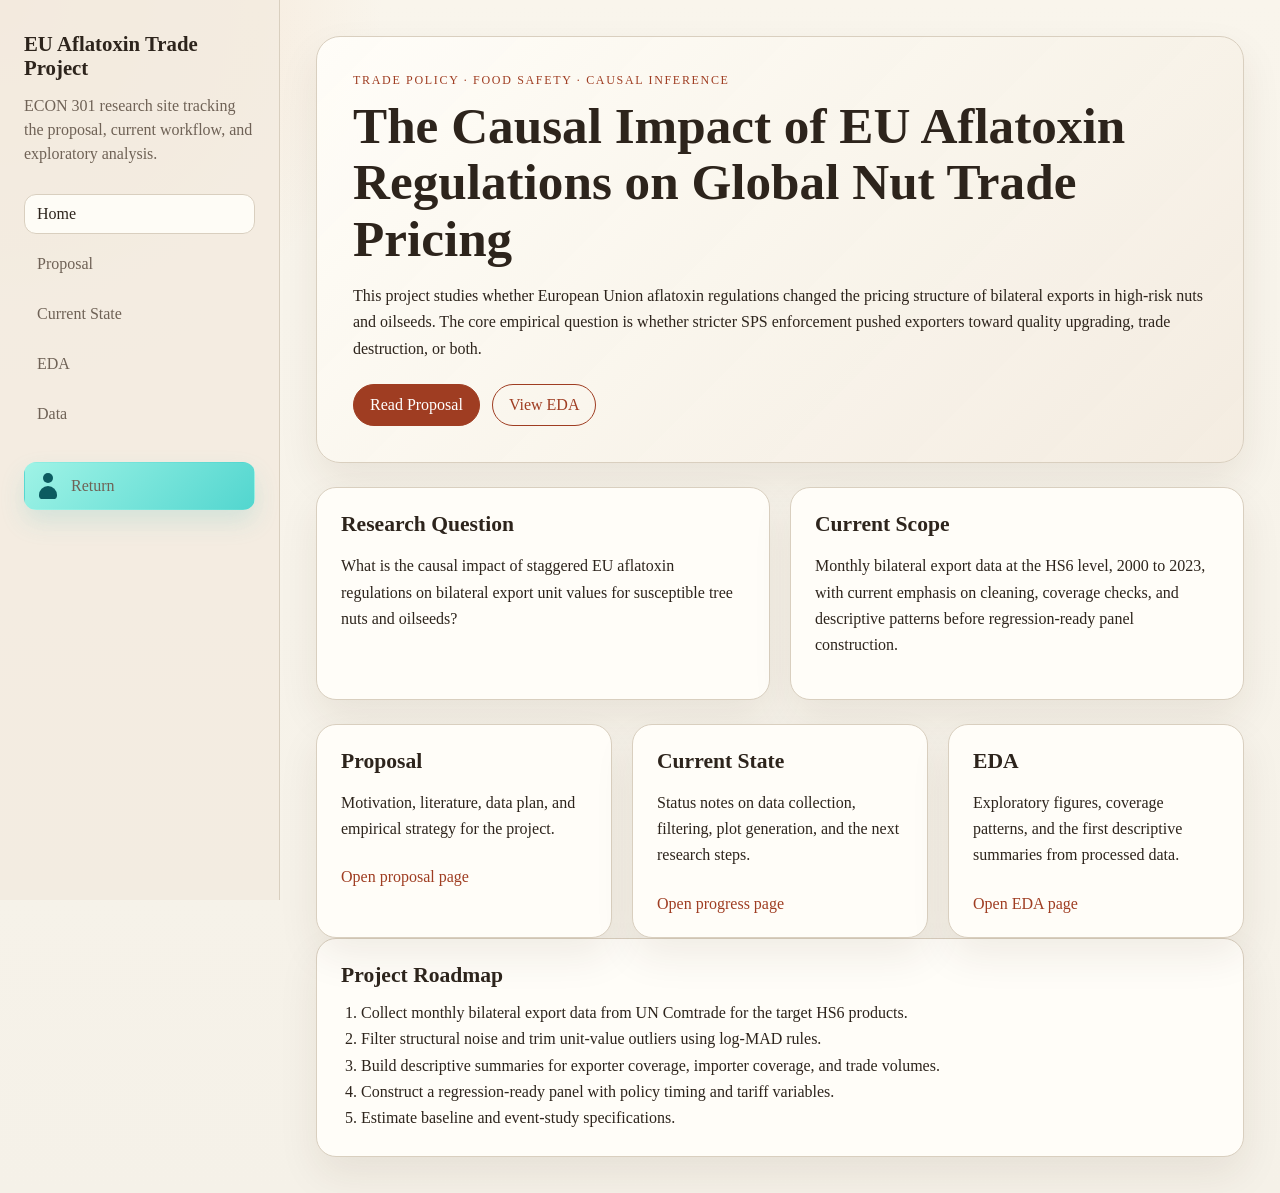
<file: index.html>
<!DOCTYPE html>
<html lang="en">
<head>
  <meta charset="utf-8">
  <meta name="viewport" content="width=device-width, initial-scale=1">
  <title>EU Aflatoxin Trade Project</title>
  <link rel="stylesheet" href="assets/css/styles.css">
</head>
<body>
  <div class="site-shell">
    <aside class="site-sidebar">
      <a class="site-mark" href="index.html">EU Aflatoxin Trade Project</a>
      <p class="site-note">ECON 301 research site tracking the proposal, current workflow, and exploratory analysis.</p>
      <nav class="site-nav">
        <a class="active" href="index.html">Home</a>
        <a href="proposal.html">Proposal</a>
        <a href="current-state.html">Current State</a>
        <a href="eda.html">EDA</a>
        <a href="data.html">Data</a>      
        <a class="return-button" href="https://www.efdalyilmaz.com" target="_blank" rel="noreferrer">
          <span class="return-icon" aria-hidden="true">
            <span class="return-head"></span>
            <span class="return-body"></span>
          </span>
          <span>Return</span>
        </a>
      </nav>
    </aside>

    <main class="site-main">
      <section class="hero">
        <p class="eyebrow">Trade Policy · Food Safety · Causal Inference</p>
        <h1>The Causal Impact of EU Aflatoxin Regulations on Global Nut Trade Pricing</h1>
        <p class="hero-copy">
          This project studies whether European Union aflatoxin regulations changed the pricing structure
          of bilateral exports in high-risk nuts and oilseeds. The core empirical question is whether stricter
          SPS enforcement pushed exporters toward quality upgrading, trade destruction, or both.
        </p>
        <div class="button-row">
          <a class="button" href="proposal.html">Read Proposal</a>
          <a class="button button-secondary" href="eda.html">View EDA</a>
        </div>
      </section>

      <section class="grid two-up">
        <article class="card">
          <h2>Research Question</h2>
          <p>
            What is the causal impact of staggered EU aflatoxin regulations on bilateral export unit values
            for susceptible tree nuts and oilseeds?
          </p>
        </article>
        <article class="card">
          <h2>Current Scope</h2>
          <p>
            Monthly bilateral export data at the HS6 level, 2000 to 2023, with current emphasis on cleaning,
            coverage checks, and descriptive patterns before regression-ready panel construction.
          </p>
        </article>
      </section>

      <section class="grid three-up">
        <article class="card">
          <h2>Proposal</h2>
          <p>Motivation, literature, data plan, and empirical strategy for the project.</p>
          <a class="text-link" href="proposal.html">Open proposal page</a>
        </article>
        <article class="card">
          <h2>Current State</h2>
          <p>Status notes on data collection, filtering, plot generation, and the next research steps.</p>
          <a class="text-link" href="current-state.html">Open progress page</a>
        </article>
        <article class="card">
          <h2>EDA</h2>
          <p>Exploratory figures, coverage patterns, and the first descriptive summaries from processed data.</p>
          <a class="text-link" href="eda.html">Open EDA page</a>
        </article>
      </section>

      <section class="card">
        <h2>Project Roadmap</h2>
        <ol class="roadmap">
          <li>Collect monthly bilateral export data from UN Comtrade for the target HS6 products.</li>
          <li>Filter structural noise and trim unit-value outliers using log-MAD rules.</li>
          <li>Build descriptive summaries for exporter coverage, importer coverage, and trade volumes.</li>
          <li>Construct a regression-ready panel with policy timing and tariff variables.</li>
          <li>Estimate baseline and event-study specifications.</li>
        </ol>
      </section>
    </main>
  </div>
</body>
</html>
</file>
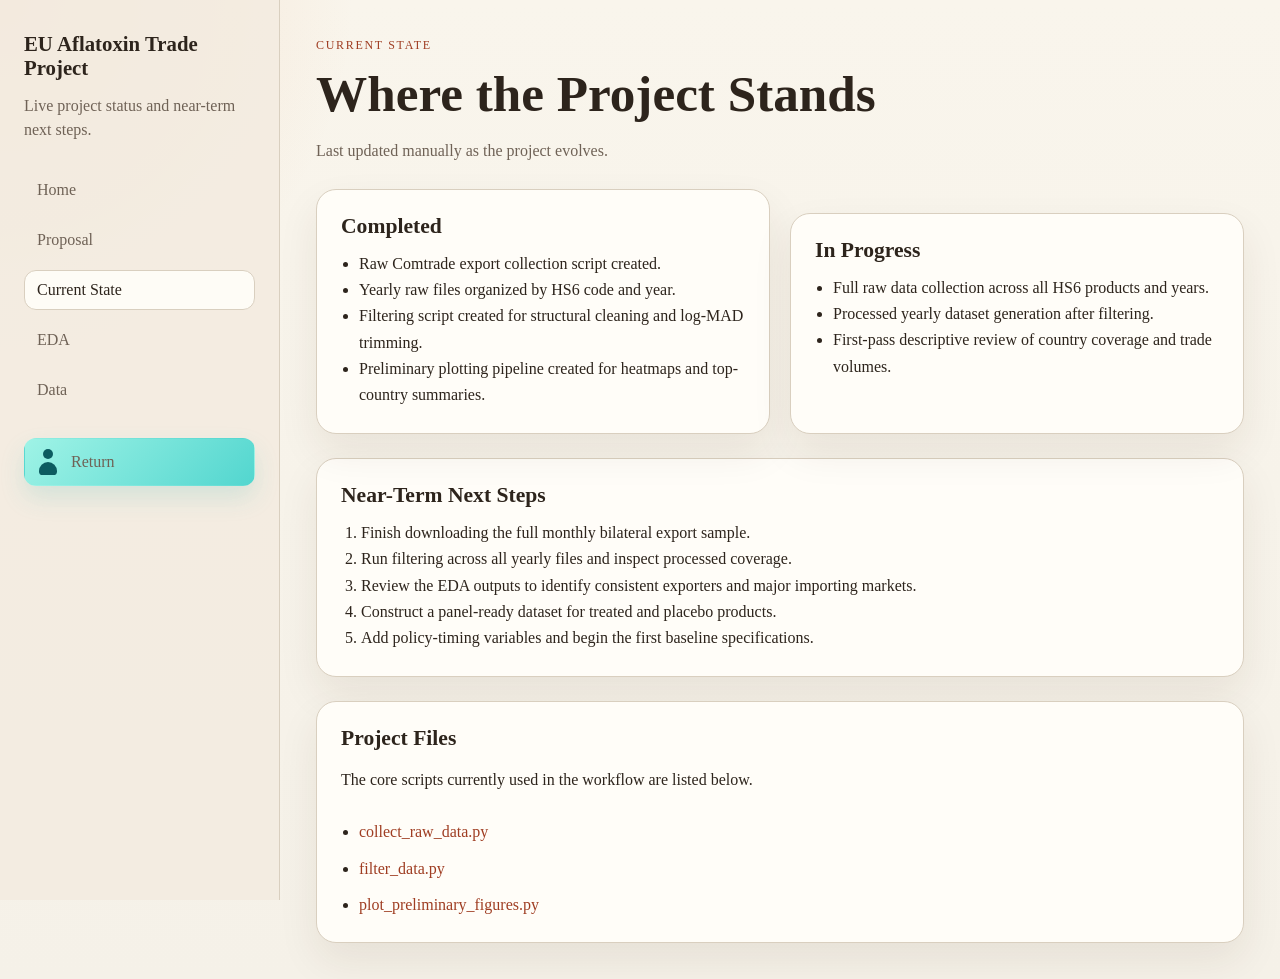
<file: current-state.html>
<!DOCTYPE html>
<html lang="en">
<head>
  <meta charset="utf-8">
  <meta name="viewport" content="width=device-width, initial-scale=1">
  <title>Current State | EU Aflatoxin Trade Project</title>
  <link rel="stylesheet" href="assets/css/styles.css">
</head>
<body>
  <div class="site-shell">
    <aside class="site-sidebar">
      <a class="site-mark" href="index.html">EU Aflatoxin Trade Project</a>
      <p class="site-note">Live project status and near-term next steps.</p>
      <nav class="site-nav">
        <a href="index.html">Home</a>
        <a href="proposal.html">Proposal</a>
        <a class="active" href="current-state.html">Current State</a>
        <a href="eda.html">EDA</a>
        <a href="data.html">Data</a>      
        <a class="return-button" href="https://www.efdalyilmaz.com" target="_blank" rel="noreferrer">
          <span class="return-icon" aria-hidden="true">
            <span class="return-head"></span>
            <span class="return-body"></span>
          </span>
          <span>Return</span>
        </a>
      </nav>
    </aside>

    <main class="site-main prose-page">
      <header class="page-header">
        <p class="eyebrow">Current State</p>
        <h1>Where the Project Stands</h1>
        <p class="timestamp">Last updated manually as the project evolves.</p>
      </header>

      <section class="grid two-up">
        <article class="card status-card">
          <h2>Completed</h2>
          <ul class="flat-list">
            <li>Raw Comtrade export collection script created.</li>
            <li>Yearly raw files organized by HS6 code and year.</li>
            <li>Filtering script created for structural cleaning and log-MAD trimming.</li>
            <li>Preliminary plotting pipeline created for heatmaps and top-country summaries.</li>
          </ul>
        </article>
        <article class="card status-card">
          <h2>In Progress</h2>
          <ul class="flat-list">
            <li>Full raw data collection across all HS6 products and years.</li>
            <li>Processed yearly dataset generation after filtering.</li>
            <li>First-pass descriptive review of country coverage and trade volumes.</li>
          </ul>
        </article>
      </section>

      <section class="card">
        <h2>Near-Term Next Steps</h2>
        <ol class="roadmap">
          <li>Finish downloading the full monthly bilateral export sample.</li>
          <li>Run filtering across all yearly files and inspect processed coverage.</li>
          <li>Review the EDA outputs to identify consistent exporters and major importing markets.</li>
          <li>Construct a panel-ready dataset for treated and placebo products.</li>
          <li>Add policy-timing variables and begin the first baseline specifications.</li>
        </ol>
      </section>

      <section class="card">
        <h2>Project Files</h2>
        <p>The core scripts currently used in the workflow are listed below.</p>
        <ul class="flat-list">
          <li><a class="text-link" href="assets/code/collect_raw_data.py">collect_raw_data.py</a></li>
          <li><a class="text-link" href="assets/code/filter_data.py">filter_data.py</a></li>
          <li><a class="text-link" href="assets/code/plot_preliminary_figures.py">plot_preliminary_figures.py</a></li>
        </ul>
      </section>
    </main>
  </div>
</body>
</html>
</file>
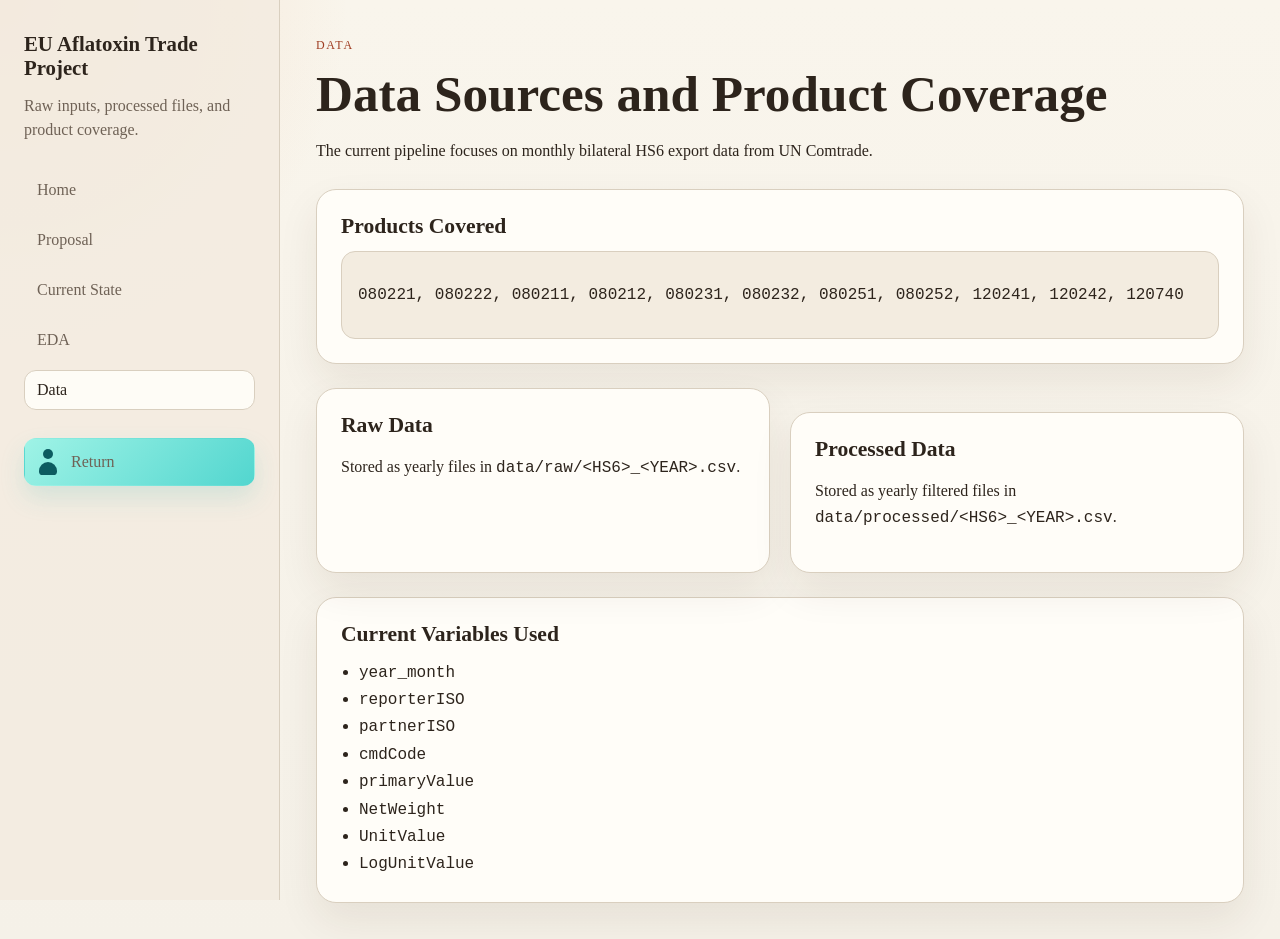
<file: data.html>
<!DOCTYPE html>
<html lang="en">
<head>
  <meta charset="utf-8">
  <meta name="viewport" content="width=device-width, initial-scale=1">
  <title>Data | EU Aflatoxin Trade Project</title>
  <link rel="stylesheet" href="assets/css/styles.css">
</head>
<body>
  <div class="site-shell">
    <aside class="site-sidebar">
      <a class="site-mark" href="index.html">EU Aflatoxin Trade Project</a>
      <p class="site-note">Raw inputs, processed files, and product coverage.</p>
      <nav class="site-nav">
        <a href="index.html">Home</a>
        <a href="proposal.html">Proposal</a>
        <a href="current-state.html">Current State</a>
        <a href="eda.html">EDA</a>
        <a class="active" href="data.html">Data</a>      
        <a class="return-button" href="https://www.efdalyilmaz.com" target="_blank" rel="noreferrer">
          <span class="return-icon" aria-hidden="true">
            <span class="return-head"></span>
            <span class="return-body"></span>
          </span>
          <span>Return</span>
        </a>
      </nav>
    </aside>

    <main class="site-main prose-page">
      <header class="page-header">
        <p class="eyebrow">Data</p>
        <h1>Data Sources and Product Coverage</h1>
        <p>The current pipeline focuses on monthly bilateral HS6 export data from UN Comtrade.</p>
      </header>

      <section class="card">
        <h2>Products Covered</h2>
        <div class="code-block">
          <p>080221, 080222, 080211, 080212, 080231, 080232, 080251, 080252, 120241, 120242, 120740</p>
        </div>
      </section>

      <section class="grid two-up">
        <article class="card">
          <h2>Raw Data</h2>
          <p>Stored as yearly files in <code>data/raw/&lt;HS6&gt;_&lt;YEAR&gt;.csv</code>.</p>
        </article>
        <article class="card">
          <h2>Processed Data</h2>
          <p>Stored as yearly filtered files in <code>data/processed/&lt;HS6&gt;_&lt;YEAR&gt;.csv</code>.</p>
        </article>
      </section>

      <section class="card">
        <h2>Current Variables Used</h2>
        <ul class="flat-list">
          <li><code>year_month</code></li>
          <li><code>reporterISO</code></li>
          <li><code>partnerISO</code></li>
          <li><code>cmdCode</code></li>
          <li><code>primaryValue</code></li>
          <li><code>NetWeight</code></li>
          <li><code>UnitValue</code></li>
          <li><code>LogUnitValue</code></li>
        </ul>
      </section>
    </main>
  </div>
</body>
</html>
</file>
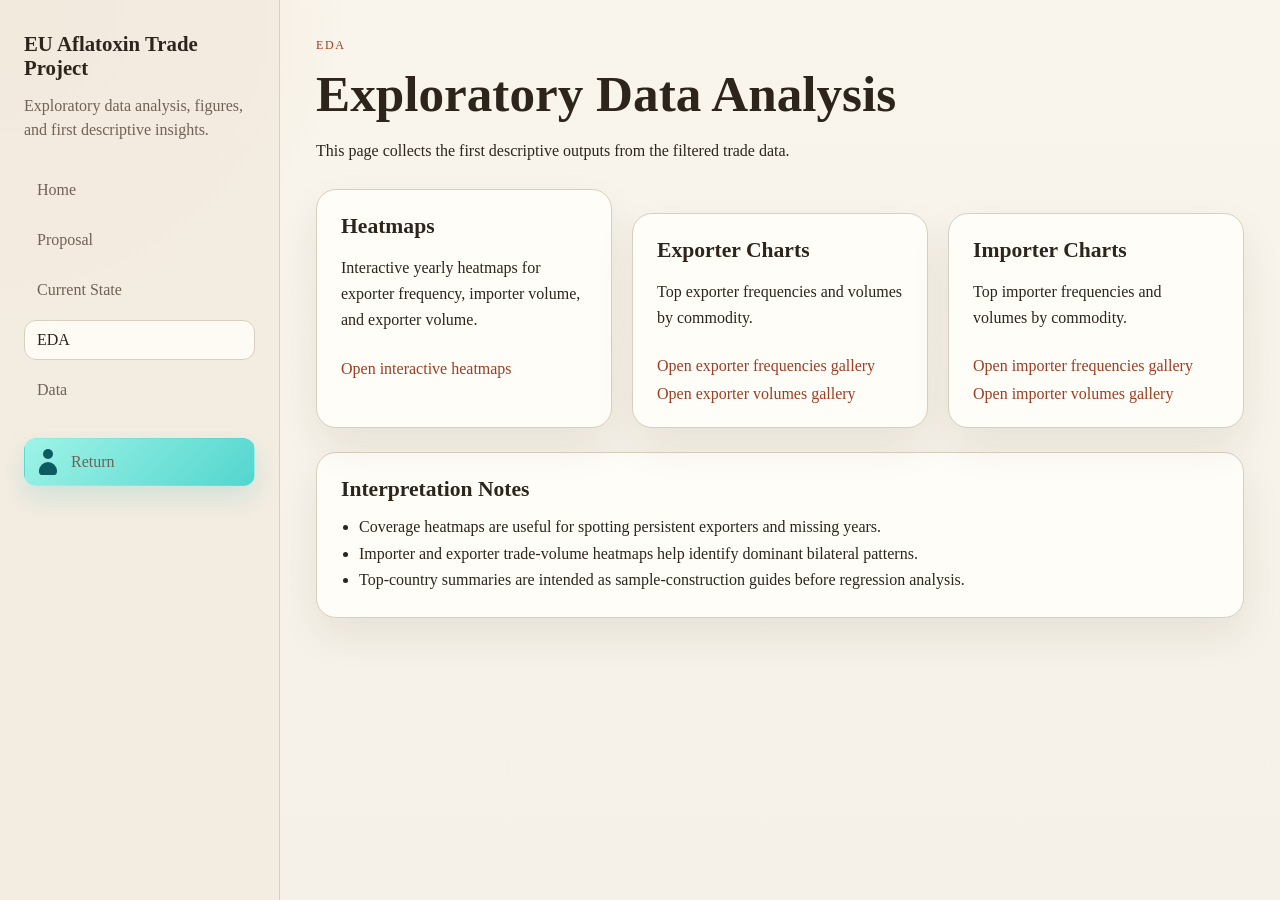
<file: eda.html>
<!DOCTYPE html>
<html lang="en">
<head>
  <meta charset="utf-8">
  <meta name="viewport" content="width=device-width, initial-scale=1">
  <title>EDA | EU Aflatoxin Trade Project</title>
  <link rel="stylesheet" href="assets/css/styles.css">
</head>
<body>
  <div class="site-shell">
    <aside class="site-sidebar">
      <a class="site-mark" href="index.html">EU Aflatoxin Trade Project</a>
      <p class="site-note">Exploratory data analysis, figures, and first descriptive insights.</p>
      <nav class="site-nav">
        <a href="index.html">Home</a>
        <a href="proposal.html">Proposal</a>
        <a href="current-state.html">Current State</a>
        <a class="active" href="eda.html">EDA</a>
        <a href="data.html">Data</a>      
        <a class="return-button" href="https://www.efdalyilmaz.com" target="_blank" rel="noreferrer">
          <span class="return-icon" aria-hidden="true">
            <span class="return-head"></span>
            <span class="return-body"></span>
          </span>
          <span>Return</span>
        </a>
      </nav>
    </aside>

    <main class="site-main prose-page">
      <header class="page-header">
        <p class="eyebrow">EDA</p>
        <h1>Exploratory Data Analysis</h1>
        <p>This page collects the first descriptive outputs from the filtered trade data.</p>
      </header>

      <section class="grid three-up">
        <article class="card">
          <h2>Heatmaps</h2>
          <p>Interactive yearly heatmaps for exporter frequency, importer volume, and exporter volume.</p>
          <a class="text-link" href="assets/figures/preliminary/heatmaps.html">Open interactive heatmaps</a>
        </article>
        <article class="card">
          <h2>Exporter Charts</h2>
          <p>Top exporter frequencies and volumes by commodity.</p>
          <a class="text-link" href="exporter-frequencies.html">Open exporter frequencies gallery</a>
          <a class="text-link" href="exporter-volumes.html">Open exporter volumes gallery</a>
        </article>
        <article class="card">
          <h2>Importer Charts</h2>
          <p>Top importer frequencies and volumes by commodity.</p>
          <a class="text-link" href="importer-frequencies.html">Open importer frequencies gallery</a>
          <a class="text-link" href="importer-volumes.html">Open importer volumes gallery</a>
        </article>
      </section>

      <section class="card">
        <h2>Interpretation Notes</h2>
        <ul class="flat-list">
          <li>Coverage heatmaps are useful for spotting persistent exporters and missing years.</li>
          <li>Importer and exporter trade-volume heatmaps help identify dominant bilateral patterns.</li>
          <li>Top-country summaries are intended as sample-construction guides before regression analysis.</li>
        </ul>
      </section>
    </main>
  </div>
</body>
</html>
</file>
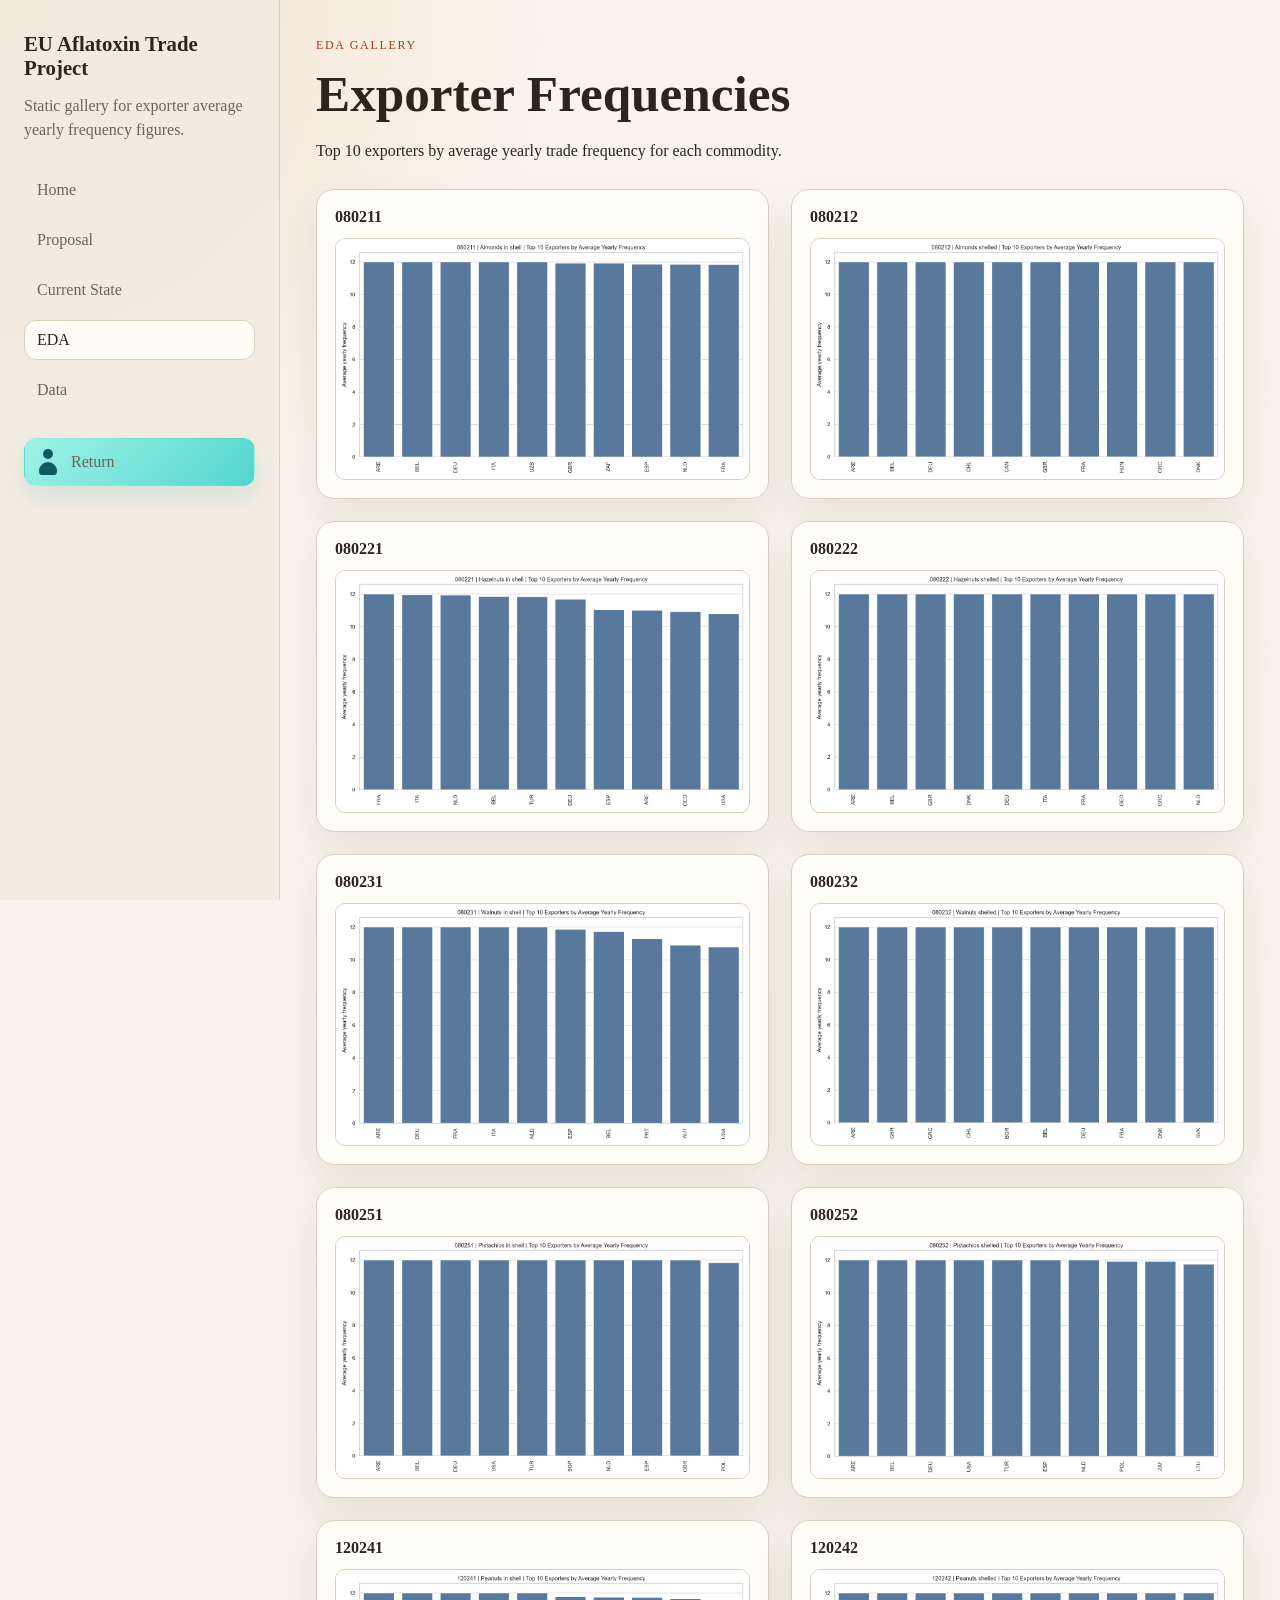
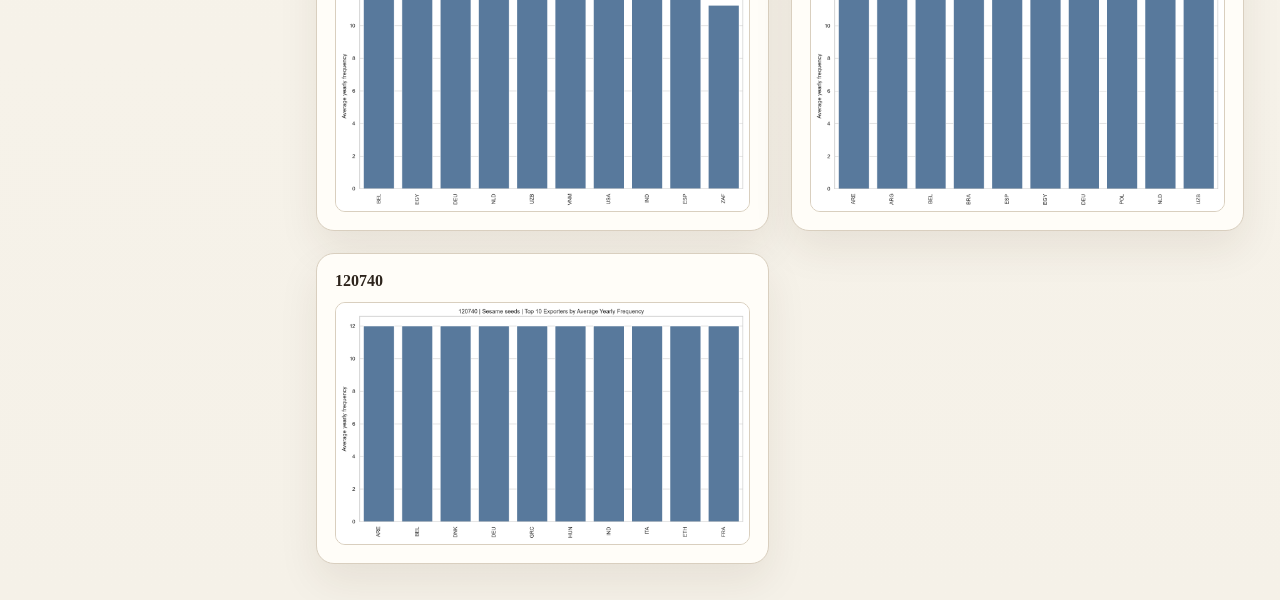
<file: exporter-frequencies.html>
<!DOCTYPE html>
<html lang="en">
<head>
  <meta charset="utf-8">
  <meta name="viewport" content="width=device-width, initial-scale=1">
  <title>Exporter Frequencies | EU Aflatoxin Trade Project</title>
  <link rel="stylesheet" href="assets/css/styles.css">
</head>
<body>
  <div class="site-shell">
    <aside class="site-sidebar">
      <a class="site-mark" href="index.html">EU Aflatoxin Trade Project</a>
      <p class="site-note">Static gallery for exporter average yearly frequency figures.</p>
      <nav class="site-nav">
        <a href="index.html">Home</a>
        <a href="proposal.html">Proposal</a>
        <a href="current-state.html">Current State</a>
        <a class="active" href="eda.html">EDA</a>
        <a href="data.html">Data</a>      
        <a class="return-button" href="https://www.efdalyilmaz.com" target="_blank" rel="noreferrer">
          <span class="return-icon" aria-hidden="true">
            <span class="return-head"></span>
            <span class="return-body"></span>
          </span>
          <span>Return</span>
        </a>
      </nav>
    </aside>
    <main class="site-main prose-page">
      <header class="page-header">
        <p class="eyebrow">EDA Gallery</p>
        <h1>Exporter Frequencies</h1>
        <p>Top 10 exporters by average yearly trade frequency for each commodity.</p>
      </header>
      <section class="gallery-grid">
        <article class="gallery-card"><h2>080211</h2><img src="assets/figures/preliminary/exporters/frequencies/080211_top10_exporters_avg_yearly_frequency.png" alt="080211 exporter frequency"></article>
        <article class="gallery-card"><h2>080212</h2><img src="assets/figures/preliminary/exporters/frequencies/080212_top10_exporters_avg_yearly_frequency.png" alt="080212 exporter frequency"></article>
        <article class="gallery-card"><h2>080221</h2><img src="assets/figures/preliminary/exporters/frequencies/080221_top10_exporters_avg_yearly_frequency.png" alt="080221 exporter frequency"></article>
        <article class="gallery-card"><h2>080222</h2><img src="assets/figures/preliminary/exporters/frequencies/080222_top10_exporters_avg_yearly_frequency.png" alt="080222 exporter frequency"></article>
        <article class="gallery-card"><h2>080231</h2><img src="assets/figures/preliminary/exporters/frequencies/080231_top10_exporters_avg_yearly_frequency.png" alt="080231 exporter frequency"></article>
        <article class="gallery-card"><h2>080232</h2><img src="assets/figures/preliminary/exporters/frequencies/080232_top10_exporters_avg_yearly_frequency.png" alt="080232 exporter frequency"></article>
        <article class="gallery-card"><h2>080251</h2><img src="assets/figures/preliminary/exporters/frequencies/080251_top10_exporters_avg_yearly_frequency.png" alt="080251 exporter frequency"></article>
        <article class="gallery-card"><h2>080252</h2><img src="assets/figures/preliminary/exporters/frequencies/080252_top10_exporters_avg_yearly_frequency.png" alt="080252 exporter frequency"></article>
        <article class="gallery-card"><h2>120241</h2><img src="assets/figures/preliminary/exporters/frequencies/120241_top10_exporters_avg_yearly_frequency.png" alt="120241 exporter frequency"></article>
        <article class="gallery-card"><h2>120242</h2><img src="assets/figures/preliminary/exporters/frequencies/120242_top10_exporters_avg_yearly_frequency.png" alt="120242 exporter frequency"></article>
        <article class="gallery-card"><h2>120740</h2><img src="assets/figures/preliminary/exporters/frequencies/120740_top10_exporters_avg_yearly_frequency.png" alt="120740 exporter frequency"></article>
      </section>
    </main>
  </div>
</body>
</html>
</file>
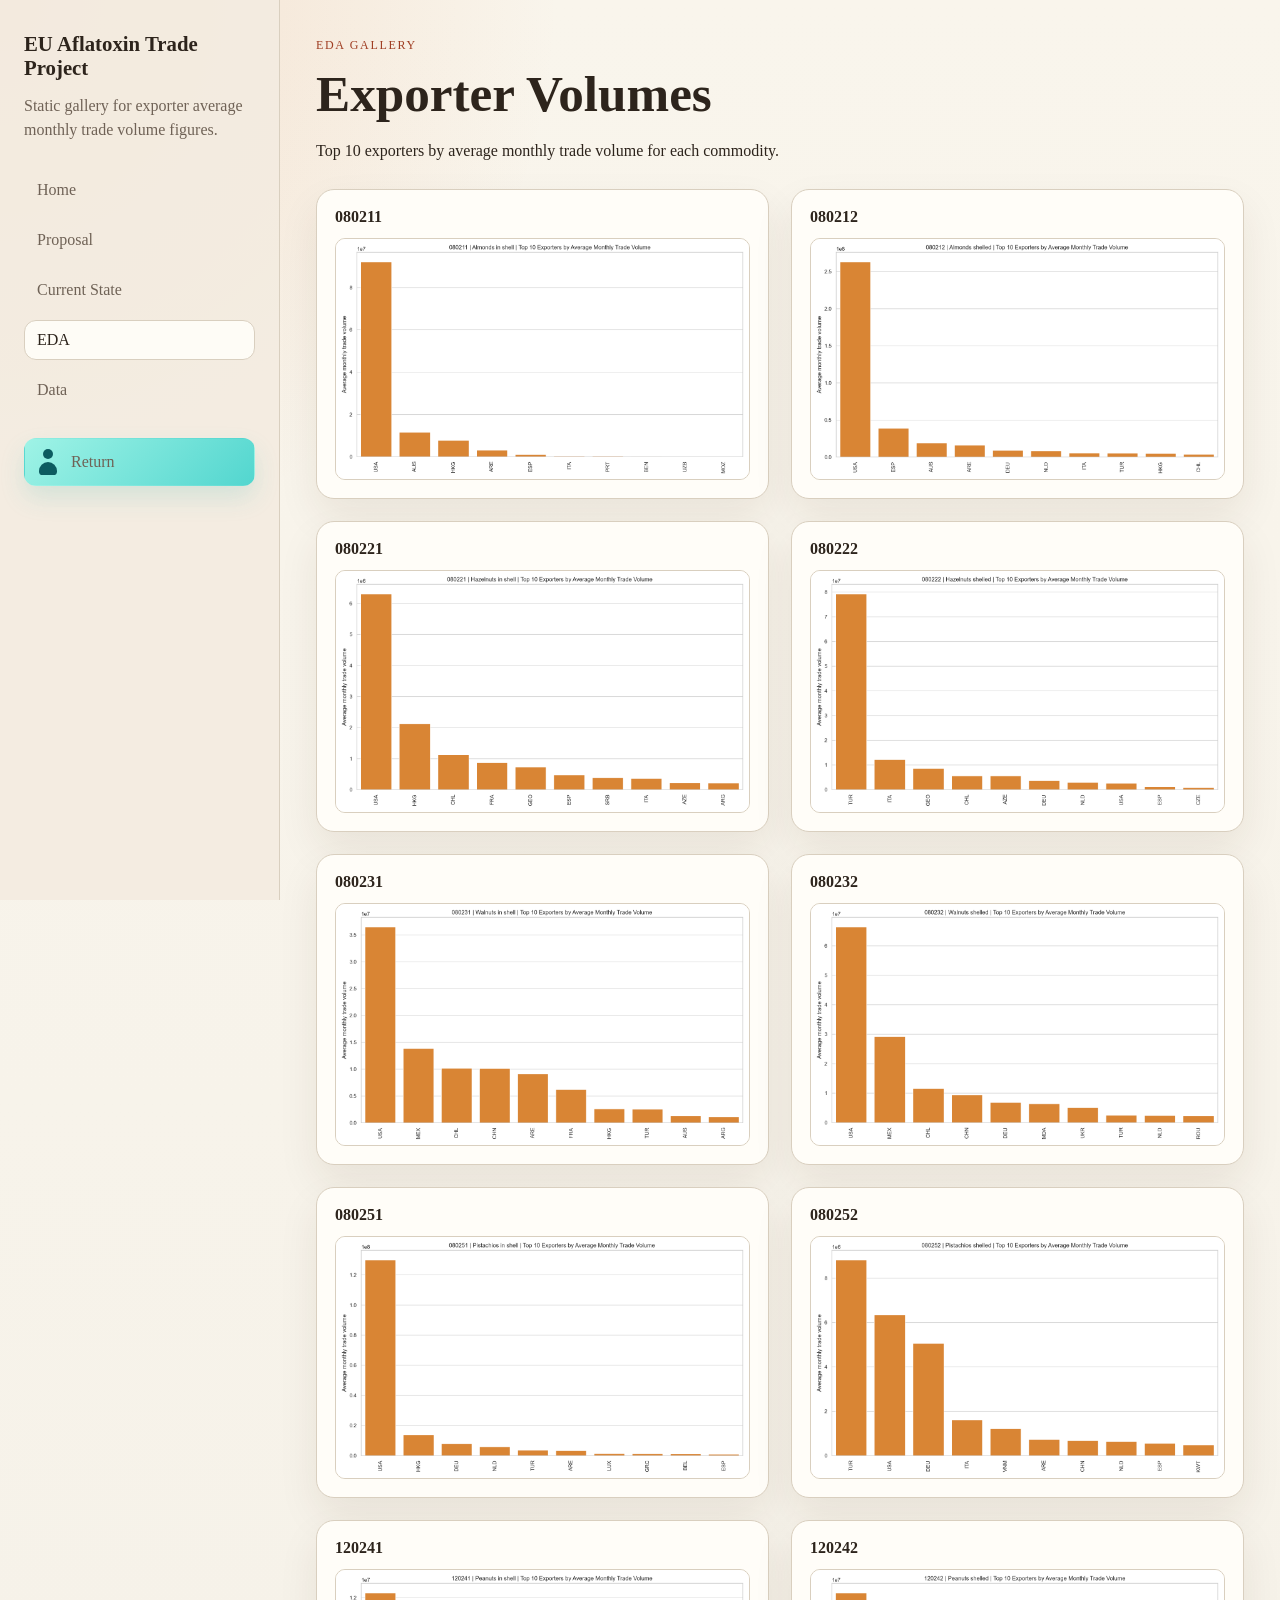
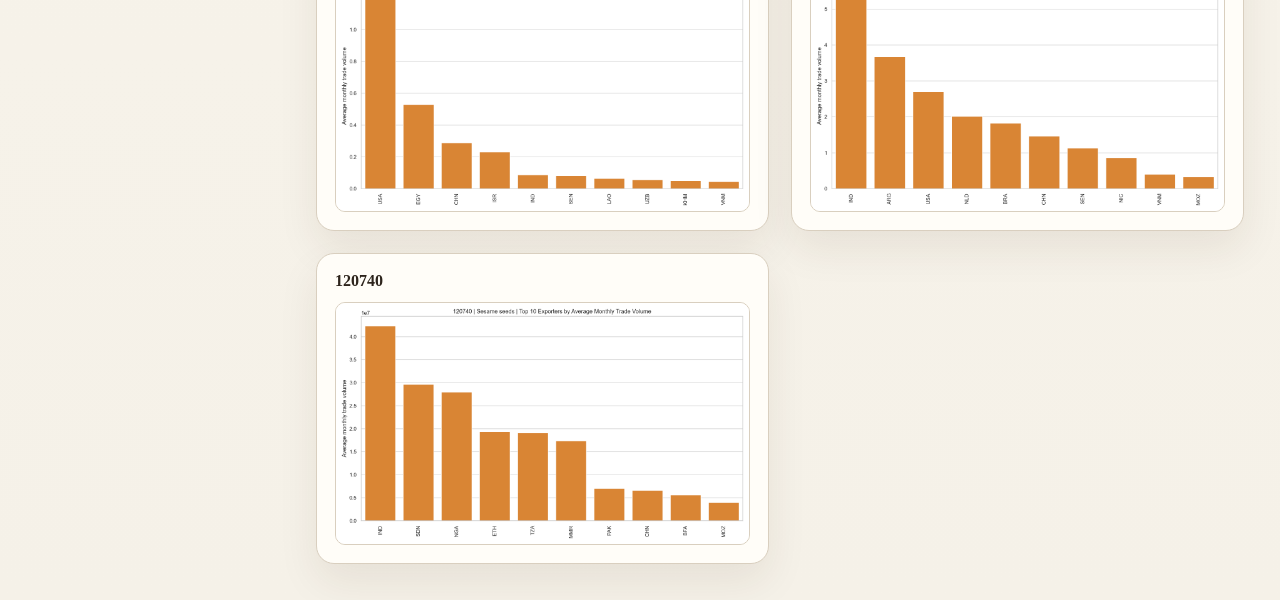
<file: exporter-volumes.html>
<!DOCTYPE html>
<html lang="en">
<head>
  <meta charset="utf-8">
  <meta name="viewport" content="width=device-width, initial-scale=1">
  <title>Exporter Volumes | EU Aflatoxin Trade Project</title>
  <link rel="stylesheet" href="assets/css/styles.css">
</head>
<body>
  <div class="site-shell">
    <aside class="site-sidebar">
      <a class="site-mark" href="index.html">EU Aflatoxin Trade Project</a>
      <p class="site-note">Static gallery for exporter average monthly trade volume figures.</p>
      <nav class="site-nav">
        <a href="index.html">Home</a>
        <a href="proposal.html">Proposal</a>
        <a href="current-state.html">Current State</a>
        <a class="active" href="eda.html">EDA</a>
        <a href="data.html">Data</a>      
        <a class="return-button" href="https://www.efdalyilmaz.com" target="_blank" rel="noreferrer">
          <span class="return-icon" aria-hidden="true">
            <span class="return-head"></span>
            <span class="return-body"></span>
          </span>
          <span>Return</span>
        </a>
      </nav>
    </aside>
    <main class="site-main prose-page">
      <header class="page-header">
        <p class="eyebrow">EDA Gallery</p>
        <h1>Exporter Volumes</h1>
        <p>Top 10 exporters by average monthly trade volume for each commodity.</p>
      </header>
      <section class="gallery-grid">
        <article class="gallery-card"><h2>080211</h2><img src="assets/figures/preliminary/exporters/volumes/080211_top10_exporters_avg_monthly_volume.png" alt="080211 exporter volume"></article>
        <article class="gallery-card"><h2>080212</h2><img src="assets/figures/preliminary/exporters/volumes/080212_top10_exporters_avg_monthly_volume.png" alt="080212 exporter volume"></article>
        <article class="gallery-card"><h2>080221</h2><img src="assets/figures/preliminary/exporters/volumes/080221_top10_exporters_avg_monthly_volume.png" alt="080221 exporter volume"></article>
        <article class="gallery-card"><h2>080222</h2><img src="assets/figures/preliminary/exporters/volumes/080222_top10_exporters_avg_monthly_volume.png" alt="080222 exporter volume"></article>
        <article class="gallery-card"><h2>080231</h2><img src="assets/figures/preliminary/exporters/volumes/080231_top10_exporters_avg_monthly_volume.png" alt="080231 exporter volume"></article>
        <article class="gallery-card"><h2>080232</h2><img src="assets/figures/preliminary/exporters/volumes/080232_top10_exporters_avg_monthly_volume.png" alt="080232 exporter volume"></article>
        <article class="gallery-card"><h2>080251</h2><img src="assets/figures/preliminary/exporters/volumes/080251_top10_exporters_avg_monthly_volume.png" alt="080251 exporter volume"></article>
        <article class="gallery-card"><h2>080252</h2><img src="assets/figures/preliminary/exporters/volumes/080252_top10_exporters_avg_monthly_volume.png" alt="080252 exporter volume"></article>
        <article class="gallery-card"><h2>120241</h2><img src="assets/figures/preliminary/exporters/volumes/120241_top10_exporters_avg_monthly_volume.png" alt="120241 exporter volume"></article>
        <article class="gallery-card"><h2>120242</h2><img src="assets/figures/preliminary/exporters/volumes/120242_top10_exporters_avg_monthly_volume.png" alt="120242 exporter volume"></article>
        <article class="gallery-card"><h2>120740</h2><img src="assets/figures/preliminary/exporters/volumes/120740_top10_exporters_avg_monthly_volume.png" alt="120740 exporter volume"></article>
      </section>
    </main>
  </div>
</body>
</html>
</file>
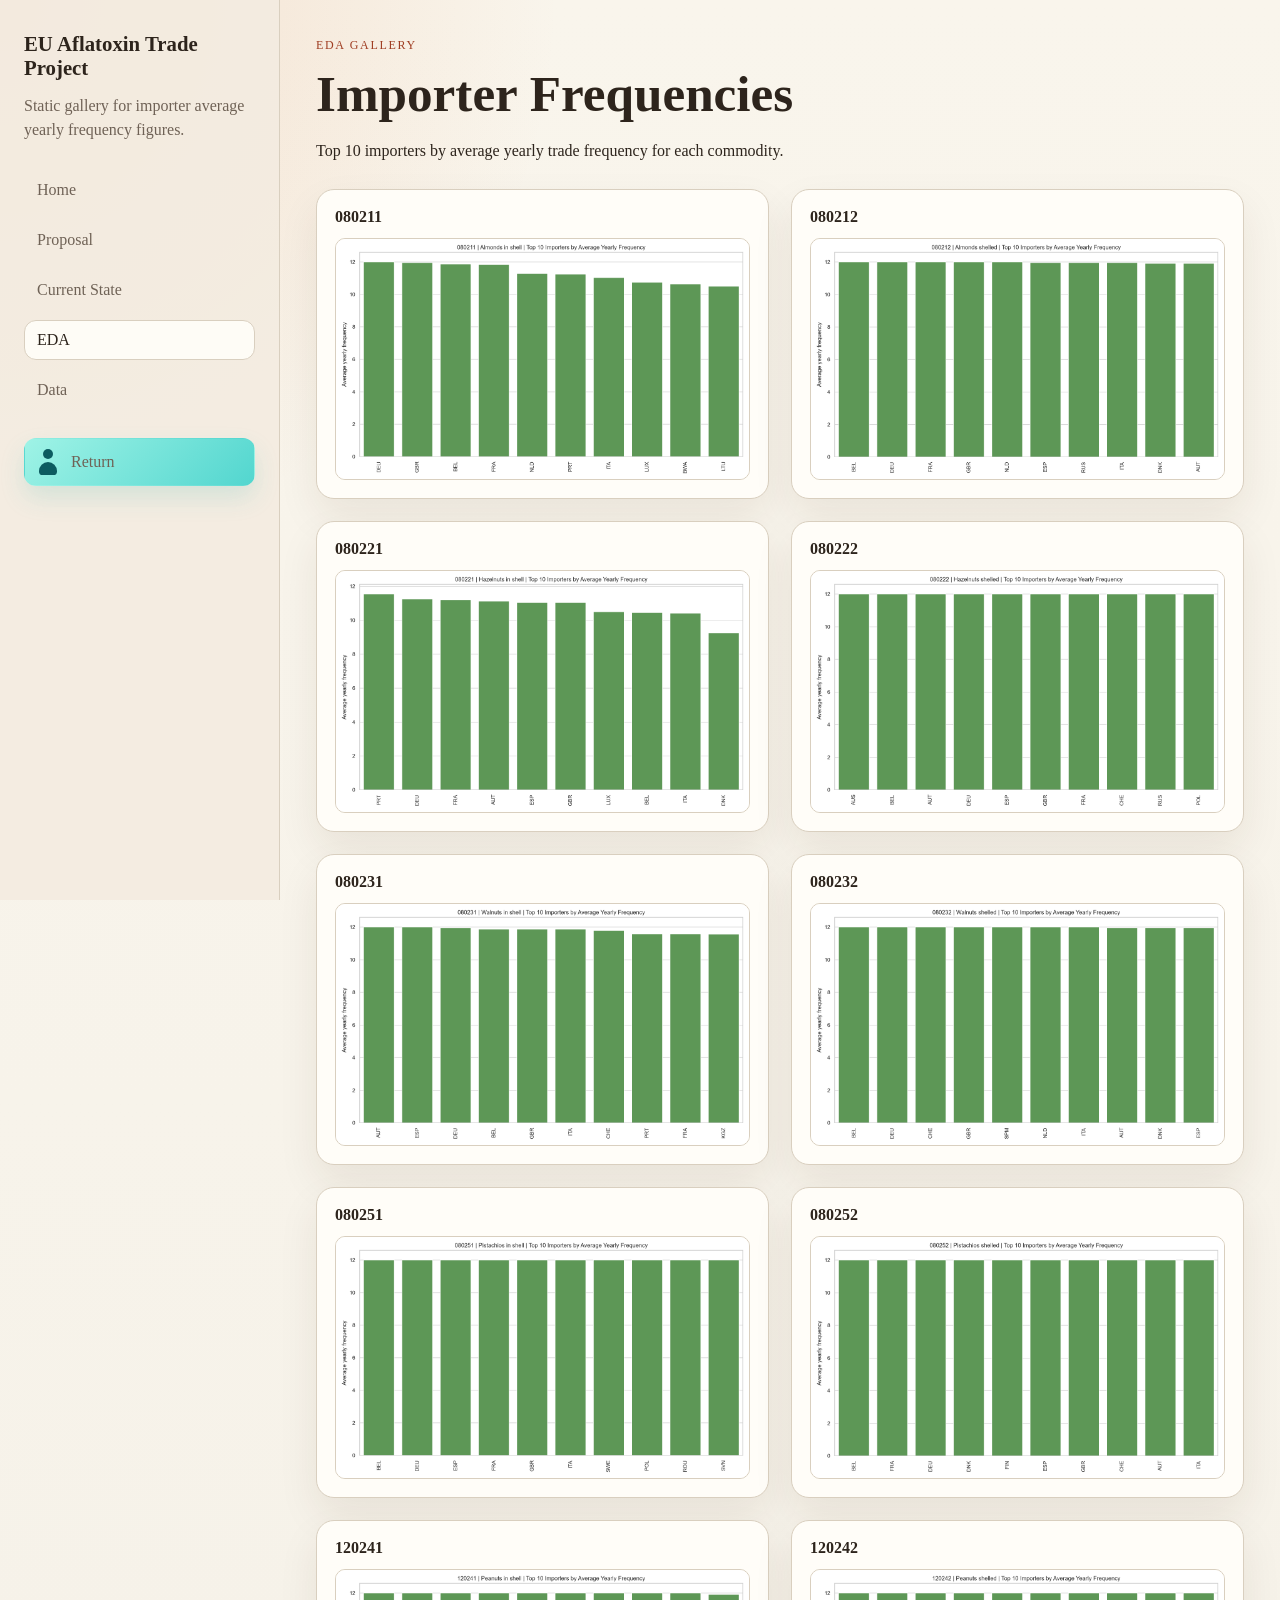
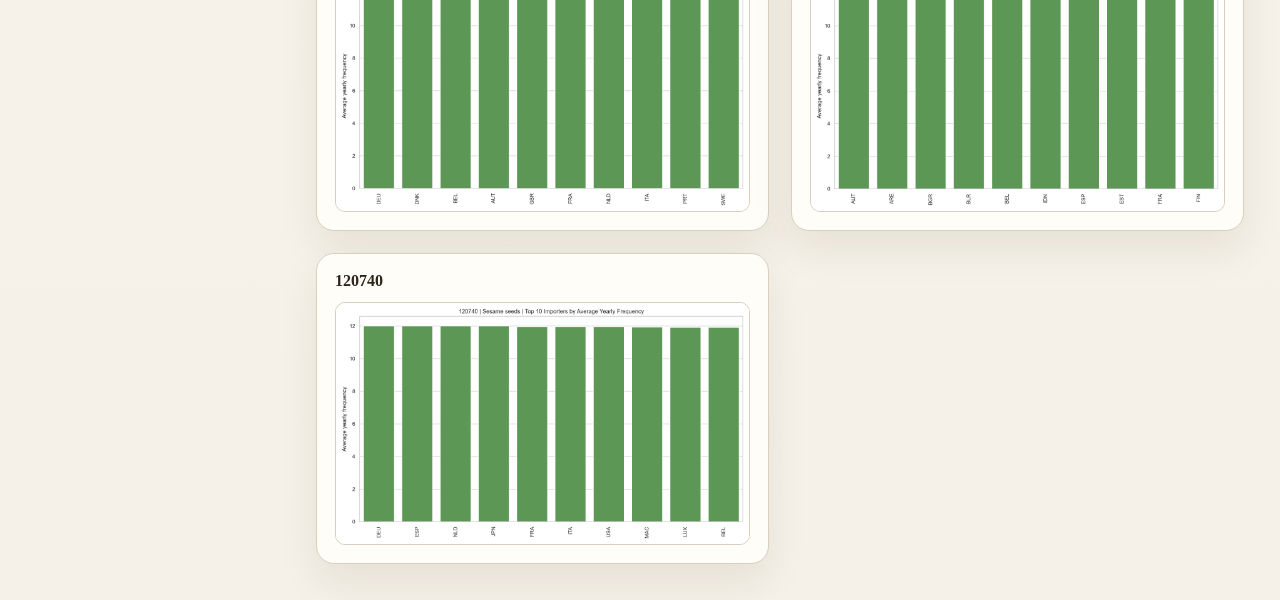
<file: importer-frequencies.html>
<!DOCTYPE html>
<html lang="en">
<head>
  <meta charset="utf-8">
  <meta name="viewport" content="width=device-width, initial-scale=1">
  <title>Importer Frequencies | EU Aflatoxin Trade Project</title>
  <link rel="stylesheet" href="assets/css/styles.css">
</head>
<body>
  <div class="site-shell">
    <aside class="site-sidebar">
      <a class="site-mark" href="index.html">EU Aflatoxin Trade Project</a>
      <p class="site-note">Static gallery for importer average yearly frequency figures.</p>
      <nav class="site-nav">
        <a href="index.html">Home</a>
        <a href="proposal.html">Proposal</a>
        <a href="current-state.html">Current State</a>
        <a class="active" href="eda.html">EDA</a>
        <a href="data.html">Data</a>      
        <a class="return-button" href="https://www.efdalyilmaz.com" target="_blank" rel="noreferrer">
          <span class="return-icon" aria-hidden="true">
            <span class="return-head"></span>
            <span class="return-body"></span>
          </span>
          <span>Return</span>
        </a>
      </nav>
    </aside>
    <main class="site-main prose-page">
      <header class="page-header">
        <p class="eyebrow">EDA Gallery</p>
        <h1>Importer Frequencies</h1>
        <p>Top 10 importers by average yearly trade frequency for each commodity.</p>
      </header>
      <section class="gallery-grid">
        <article class="gallery-card"><h2>080211</h2><img src="assets/figures/preliminary/importers/frequencies/080211_top10_importers_avg_yearly_frequency.png" alt="080211 importer frequency"></article>
        <article class="gallery-card"><h2>080212</h2><img src="assets/figures/preliminary/importers/frequencies/080212_top10_importers_avg_yearly_frequency.png" alt="080212 importer frequency"></article>
        <article class="gallery-card"><h2>080221</h2><img src="assets/figures/preliminary/importers/frequencies/080221_top10_importers_avg_yearly_frequency.png" alt="080221 importer frequency"></article>
        <article class="gallery-card"><h2>080222</h2><img src="assets/figures/preliminary/importers/frequencies/080222_top10_importers_avg_yearly_frequency.png" alt="080222 importer frequency"></article>
        <article class="gallery-card"><h2>080231</h2><img src="assets/figures/preliminary/importers/frequencies/080231_top10_importers_avg_yearly_frequency.png" alt="080231 importer frequency"></article>
        <article class="gallery-card"><h2>080232</h2><img src="assets/figures/preliminary/importers/frequencies/080232_top10_importers_avg_yearly_frequency.png" alt="080232 importer frequency"></article>
        <article class="gallery-card"><h2>080251</h2><img src="assets/figures/preliminary/importers/frequencies/080251_top10_importers_avg_yearly_frequency.png" alt="080251 importer frequency"></article>
        <article class="gallery-card"><h2>080252</h2><img src="assets/figures/preliminary/importers/frequencies/080252_top10_importers_avg_yearly_frequency.png" alt="080252 importer frequency"></article>
        <article class="gallery-card"><h2>120241</h2><img src="assets/figures/preliminary/importers/frequencies/120241_top10_importers_avg_yearly_frequency.png" alt="120241 importer frequency"></article>
        <article class="gallery-card"><h2>120242</h2><img src="assets/figures/preliminary/importers/frequencies/120242_top10_importers_avg_yearly_frequency.png" alt="120242 importer frequency"></article>
        <article class="gallery-card"><h2>120740</h2><img src="assets/figures/preliminary/importers/frequencies/120740_top10_importers_avg_yearly_frequency.png" alt="120740 importer frequency"></article>
      </section>
    </main>
  </div>
</body>
</html>
</file>
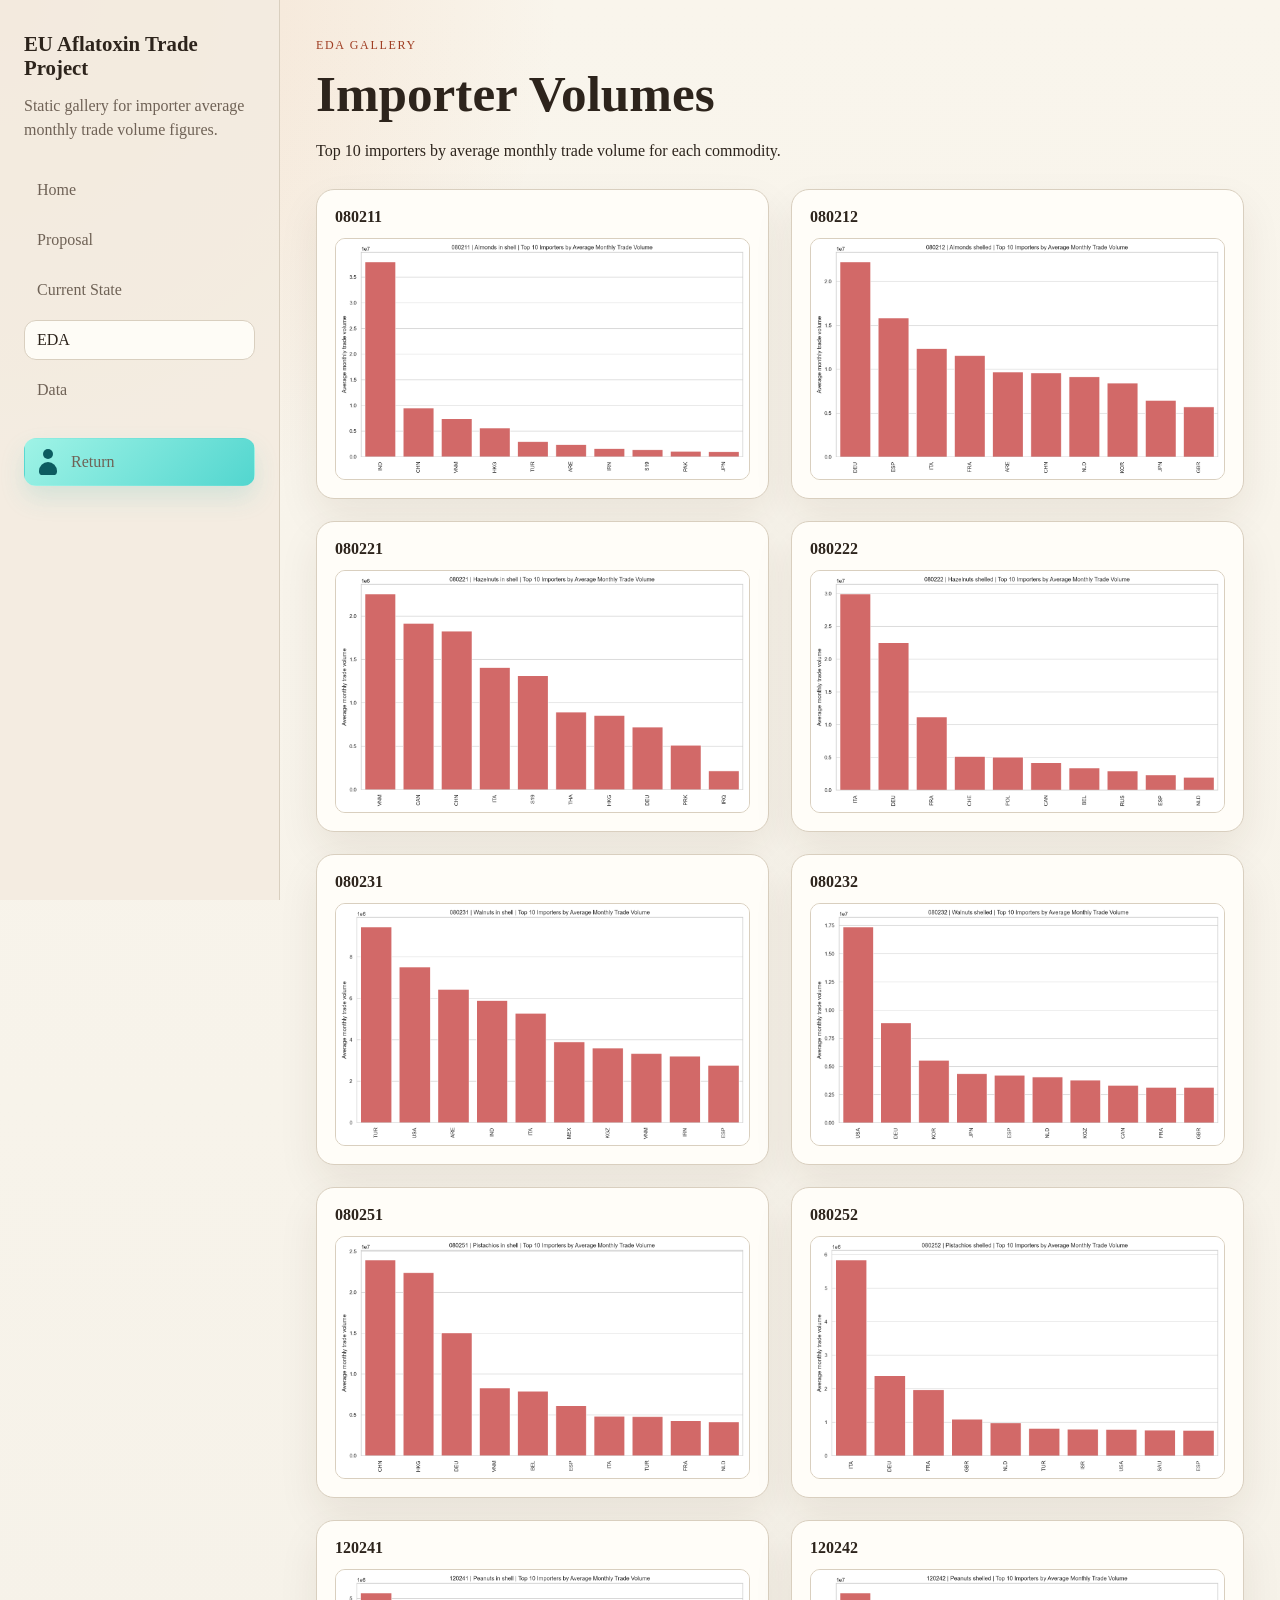
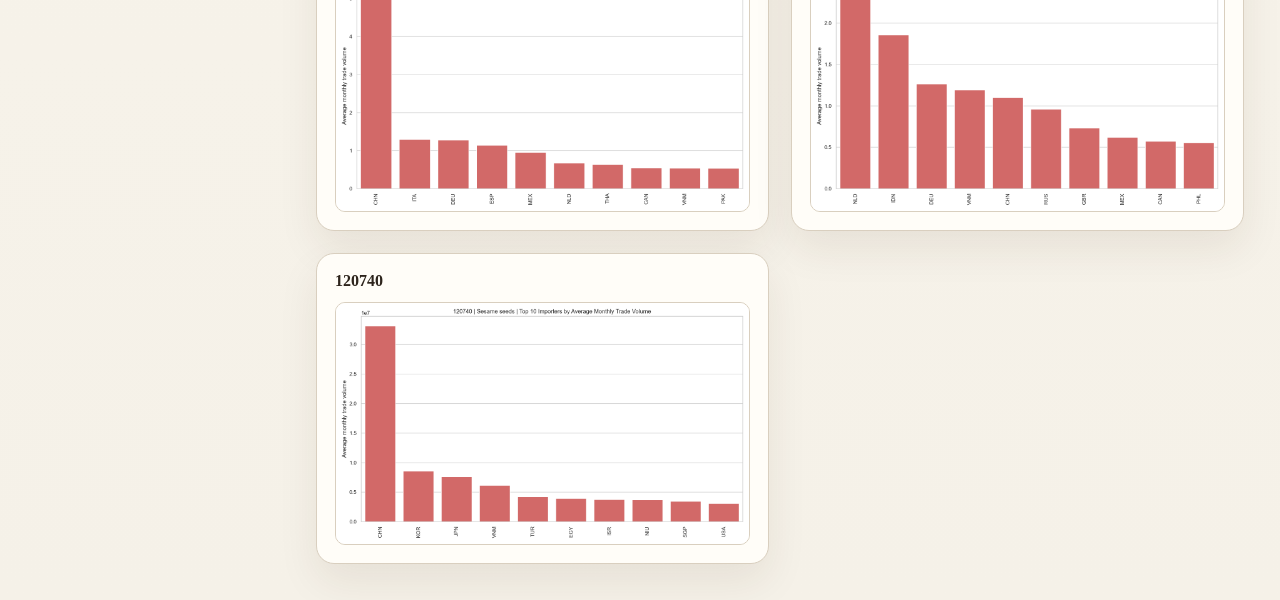
<file: importer-volumes.html>
<!DOCTYPE html>
<html lang="en">
<head>
  <meta charset="utf-8">
  <meta name="viewport" content="width=device-width, initial-scale=1">
  <title>Importer Volumes | EU Aflatoxin Trade Project</title>
  <link rel="stylesheet" href="assets/css/styles.css">
</head>
<body>
  <div class="site-shell">
    <aside class="site-sidebar">
      <a class="site-mark" href="index.html">EU Aflatoxin Trade Project</a>
      <p class="site-note">Static gallery for importer average monthly trade volume figures.</p>
      <nav class="site-nav">
        <a href="index.html">Home</a>
        <a href="proposal.html">Proposal</a>
        <a href="current-state.html">Current State</a>
        <a class="active" href="eda.html">EDA</a>
        <a href="data.html">Data</a>      
        <a class="return-button" href="https://www.efdalyilmaz.com" target="_blank" rel="noreferrer">
          <span class="return-icon" aria-hidden="true">
            <span class="return-head"></span>
            <span class="return-body"></span>
          </span>
          <span>Return</span>
        </a>
      </nav>
    </aside>
    <main class="site-main prose-page">
      <header class="page-header">
        <p class="eyebrow">EDA Gallery</p>
        <h1>Importer Volumes</h1>
        <p>Top 10 importers by average monthly trade volume for each commodity.</p>
      </header>
      <section class="gallery-grid">
        <article class="gallery-card"><h2>080211</h2><img src="assets/figures/preliminary/importers/volumes/080211_top10_importers_avg_monthly_volume.png" alt="080211 importer volume"></article>
        <article class="gallery-card"><h2>080212</h2><img src="assets/figures/preliminary/importers/volumes/080212_top10_importers_avg_monthly_volume.png" alt="080212 importer volume"></article>
        <article class="gallery-card"><h2>080221</h2><img src="assets/figures/preliminary/importers/volumes/080221_top10_importers_avg_monthly_volume.png" alt="080221 importer volume"></article>
        <article class="gallery-card"><h2>080222</h2><img src="assets/figures/preliminary/importers/volumes/080222_top10_importers_avg_monthly_volume.png" alt="080222 importer volume"></article>
        <article class="gallery-card"><h2>080231</h2><img src="assets/figures/preliminary/importers/volumes/080231_top10_importers_avg_monthly_volume.png" alt="080231 importer volume"></article>
        <article class="gallery-card"><h2>080232</h2><img src="assets/figures/preliminary/importers/volumes/080232_top10_importers_avg_monthly_volume.png" alt="080232 importer volume"></article>
        <article class="gallery-card"><h2>080251</h2><img src="assets/figures/preliminary/importers/volumes/080251_top10_importers_avg_monthly_volume.png" alt="080251 importer volume"></article>
        <article class="gallery-card"><h2>080252</h2><img src="assets/figures/preliminary/importers/volumes/080252_top10_importers_avg_monthly_volume.png" alt="080252 importer volume"></article>
        <article class="gallery-card"><h2>120241</h2><img src="assets/figures/preliminary/importers/volumes/120241_top10_importers_avg_monthly_volume.png" alt="120241 importer volume"></article>
        <article class="gallery-card"><h2>120242</h2><img src="assets/figures/preliminary/importers/volumes/120242_top10_importers_avg_monthly_volume.png" alt="120242 importer volume"></article>
        <article class="gallery-card"><h2>120740</h2><img src="assets/figures/preliminary/importers/volumes/120740_top10_importers_avg_monthly_volume.png" alt="120740 importer volume"></article>
      </section>
    </main>
  </div>
</body>
</html>
</file>
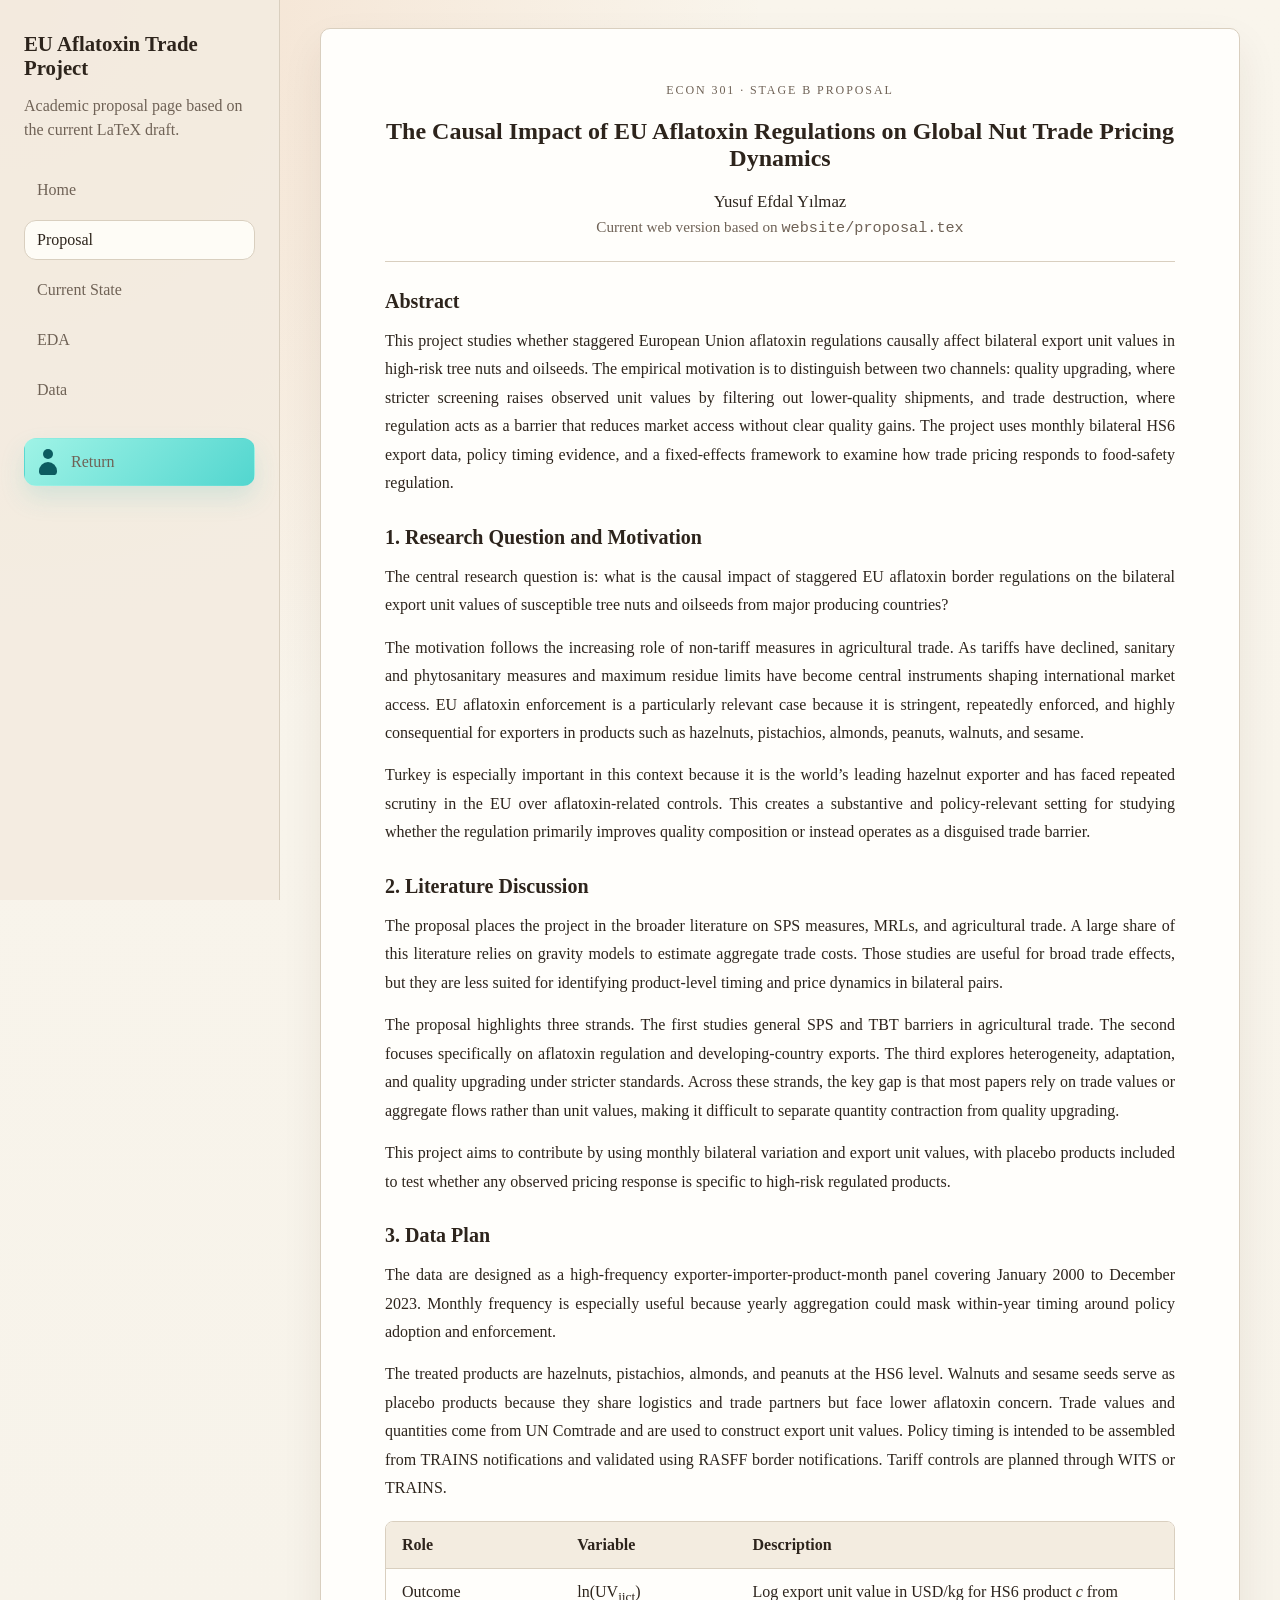
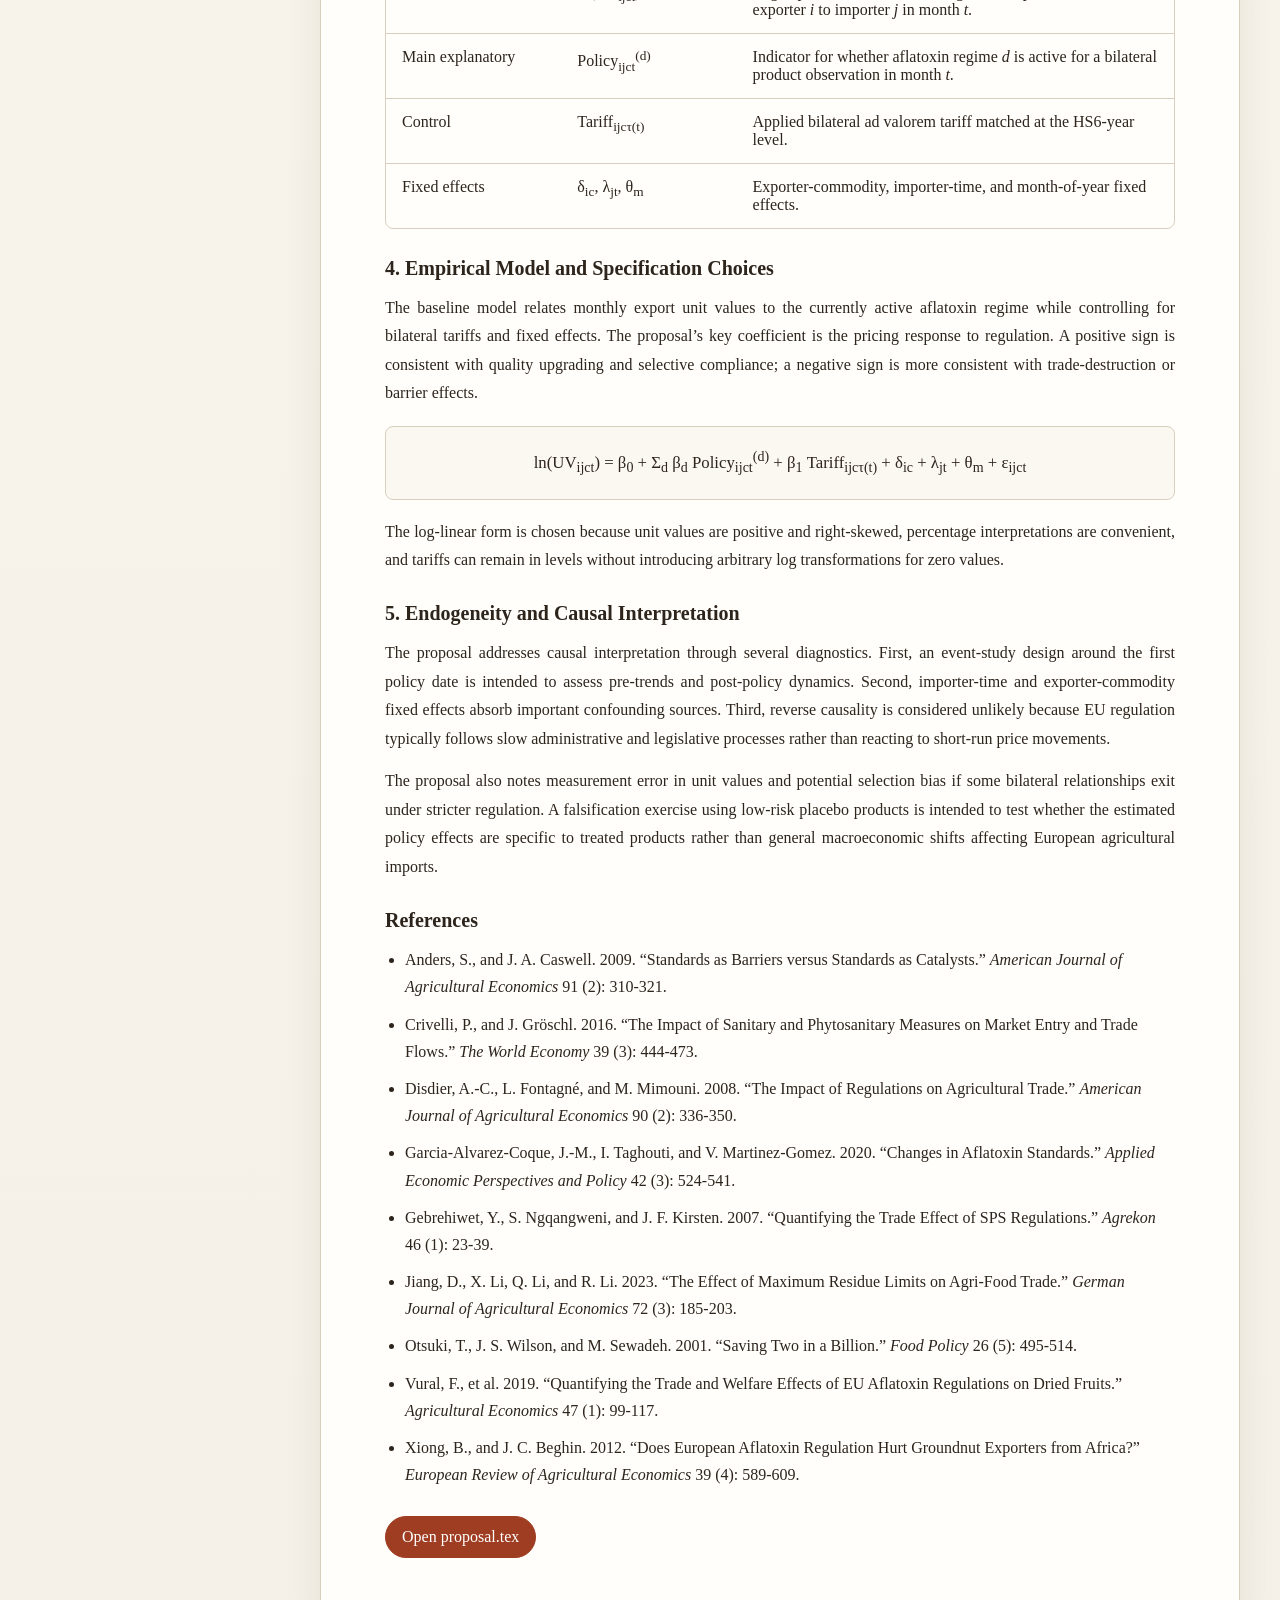
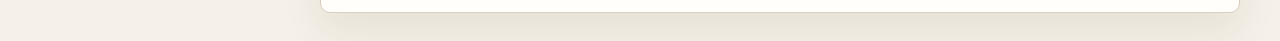
<file: proposal.html>
<!DOCTYPE html>
<html lang="en">
<head>
  <meta charset="utf-8">
  <meta name="viewport" content="width=device-width, initial-scale=1">
  <title>Proposal | EU Aflatoxin Trade Project</title>
  <link rel="stylesheet" href="assets/css/styles.css">
</head>
<body>
  <div class="site-shell">
    <aside class="site-sidebar">
      <a class="site-mark" href="index.html">EU Aflatoxin Trade Project</a>
      <p class="site-note">Academic proposal page based on the current LaTeX draft.</p>
      <nav class="site-nav">
        <a href="index.html">Home</a>
        <a class="active" href="proposal.html">Proposal</a>
        <a href="current-state.html">Current State</a>
        <a href="eda.html">EDA</a>
        <a href="data.html">Data</a>      
        <a class="return-button" href="https://www.efdalyilmaz.com" target="_blank" rel="noreferrer">
          <span class="return-icon" aria-hidden="true">
            <span class="return-head"></span>
            <span class="return-body"></span>
          </span>
          <span>Return</span>
        </a>
      </nav>
    </aside>

    <main class="site-main proposal-main">
      <article class="proposal-paper">
        <header class="proposal-header">
          <p class="paper-kicker">ECON 301 · Stage B Proposal</p>
          <h1>The Causal Impact of EU Aflatoxin Regulations on Global Nut Trade Pricing Dynamics</h1>
          <p class="paper-author">Yusuf Efdal Yılmaz</p>
          <p class="paper-date">Current web version based on <code>website/proposal.tex</code></p>
        </header>

        <section class="proposal-section">
          <h2>Abstract</h2>
          <p>
            This project studies whether staggered European Union aflatoxin regulations causally affect bilateral export
            unit values in high-risk tree nuts and oilseeds. The empirical motivation is to distinguish between two channels:
            quality upgrading, where stricter screening raises observed unit values by filtering out lower-quality shipments,
            and trade destruction, where regulation acts as a barrier that reduces market access without clear quality gains.
            The project uses monthly bilateral HS6 export data, policy timing evidence, and a fixed-effects framework to examine
            how trade pricing responds to food-safety regulation.
          </p>
        </section>

        <section class="proposal-section">
          <h2>1. Research Question and Motivation</h2>
          <p>
            The central research question is: what is the causal impact of staggered EU aflatoxin border regulations on the
            bilateral export unit values of susceptible tree nuts and oilseeds from major producing countries?
          </p>
          <p>
            The motivation follows the increasing role of non-tariff measures in agricultural trade. As tariffs have declined,
            sanitary and phytosanitary measures and maximum residue limits have become central instruments shaping international
            market access. EU aflatoxin enforcement is a particularly relevant case because it is stringent, repeatedly enforced,
            and highly consequential for exporters in products such as hazelnuts, pistachios, almonds, peanuts, walnuts, and sesame.
          </p>
          <p>
            Turkey is especially important in this context because it is the world’s leading hazelnut exporter and has faced
            repeated scrutiny in the EU over aflatoxin-related controls. This creates a substantive and policy-relevant setting
            for studying whether the regulation primarily improves quality composition or instead operates as a disguised trade barrier.
          </p>
        </section>

        <section class="proposal-section">
          <h2>2. Literature Discussion</h2>
          <p>
            The proposal places the project in the broader literature on SPS measures, MRLs, and agricultural trade. A large
            share of this literature relies on gravity models to estimate aggregate trade costs. Those studies are useful for
            broad trade effects, but they are less suited for identifying product-level timing and price dynamics in bilateral pairs.
          </p>
          <p>
            The proposal highlights three strands. The first studies general SPS and TBT barriers in agricultural trade. The
            second focuses specifically on aflatoxin regulation and developing-country exports. The third explores heterogeneity,
            adaptation, and quality upgrading under stricter standards. Across these strands, the key gap is that most papers rely
            on trade values or aggregate flows rather than unit values, making it difficult to separate quantity contraction from
            quality upgrading.
          </p>
          <p>
            This project aims to contribute by using monthly bilateral variation and export unit values, with placebo products
            included to test whether any observed pricing response is specific to high-risk regulated products.
          </p>
        </section>

        <section class="proposal-section">
          <h2>3. Data Plan</h2>
          <p>
            The data are designed as a high-frequency exporter-importer-product-month panel covering January 2000 to December 2023.
            Monthly frequency is especially useful because yearly aggregation could mask within-year timing around policy adoption
            and enforcement.
          </p>
          <p>
            The treated products are hazelnuts, pistachios, almonds, and peanuts at the HS6 level. Walnuts and sesame seeds serve
            as placebo products because they share logistics and trade partners but face lower aflatoxin concern. Trade values and
            quantities come from UN Comtrade and are used to construct export unit values. Policy timing is intended to be assembled
            from TRAINS notifications and validated using RASFF border notifications. Tariff controls are planned through WITS or TRAINS.
          </p>
          <div class="paper-table">
            <div class="paper-row paper-head">
              <span>Role</span>
              <span>Variable</span>
              <span>Description</span>
            </div>
            <div class="paper-row">
              <span>Outcome</span>
              <span>ln(UV<sub>ijct</sub>)</span>
              <span>Log export unit value in USD/kg for HS6 product <em>c</em> from exporter <em>i</em> to importer <em>j</em> in month <em>t</em>.</span>
            </div>
            <div class="paper-row">
              <span>Main explanatory</span>
              <span>Policy<sub>ijct</sub><sup>(d)</sup></span>
              <span>Indicator for whether aflatoxin regime <em>d</em> is active for a bilateral product observation in month <em>t</em>.</span>
            </div>
            <div class="paper-row">
              <span>Control</span>
              <span>Tariff<sub>ijcτ(t)</sub></span>
              <span>Applied bilateral ad valorem tariff matched at the HS6-year level.</span>
            </div>
            <div class="paper-row">
              <span>Fixed effects</span>
              <span>δ<sub>ic</sub>, λ<sub>jt</sub>, θ<sub>m</sub></span>
              <span>Exporter-commodity, importer-time, and month-of-year fixed effects.</span>
            </div>
          </div>
        </section>

        <section class="proposal-section">
          <h2>4. Empirical Model and Specification Choices</h2>
          <p>
            The baseline model relates monthly export unit values to the currently active aflatoxin regime while controlling
            for bilateral tariffs and fixed effects. The proposal’s key coefficient is the pricing response to regulation.
            A positive sign is consistent with quality upgrading and selective compliance; a negative sign is more consistent
            with trade-destruction or barrier effects.
          </p>
          <div class="equation-block">
            <p>
              ln(UV<sub>ijct</sub>) = β<sub>0</sub> + Σ<sub>d</sub> β<sub>d</sub> Policy<sub>ijct</sub><sup>(d)</sup>
              + β<sub>1</sub> Tariff<sub>ijcτ(t)</sub> + δ<sub>ic</sub> + λ<sub>jt</sub> + θ<sub>m</sub> + ε<sub>ijct</sub>
            </p>
          </div>
          <p>
            The log-linear form is chosen because unit values are positive and right-skewed, percentage interpretations are convenient,
            and tariffs can remain in levels without introducing arbitrary log transformations for zero values.
          </p>
        </section>

        <section class="proposal-section">
          <h2>5. Endogeneity and Causal Interpretation</h2>
          <p>
            The proposal addresses causal interpretation through several diagnostics. First, an event-study design around the first
            policy date is intended to assess pre-trends and post-policy dynamics. Second, importer-time and exporter-commodity fixed
            effects absorb important confounding sources. Third, reverse causality is considered unlikely because EU regulation typically
            follows slow administrative and legislative processes rather than reacting to short-run price movements.
          </p>
          <p>
            The proposal also notes measurement error in unit values and potential selection bias if some bilateral relationships exit
            under stricter regulation. A falsification exercise using low-risk placebo products is intended to test whether the estimated
            policy effects are specific to treated products rather than general macroeconomic shifts affecting European agricultural imports.
          </p>
        </section>

        <section class="proposal-section">
          <h2>References</h2>
          <ul class="reference-list">
            <li>Anders, S., and J. A. Caswell. 2009. “Standards as Barriers versus Standards as Catalysts.” <em>American Journal of Agricultural Economics</em> 91 (2): 310-321.</li>
            <li>Crivelli, P., and J. Gröschl. 2016. “The Impact of Sanitary and Phytosanitary Measures on Market Entry and Trade Flows.” <em>The World Economy</em> 39 (3): 444-473.</li>
            <li>Disdier, A.-C., L. Fontagné, and M. Mimouni. 2008. “The Impact of Regulations on Agricultural Trade.” <em>American Journal of Agricultural Economics</em> 90 (2): 336-350.</li>
            <li>Garcia-Alvarez-Coque, J.-M., I. Taghouti, and V. Martinez-Gomez. 2020. “Changes in Aflatoxin Standards.” <em>Applied Economic Perspectives and Policy</em> 42 (3): 524-541.</li>
            <li>Gebrehiwet, Y., S. Ngqangweni, and J. F. Kirsten. 2007. “Quantifying the Trade Effect of SPS Regulations.” <em>Agrekon</em> 46 (1): 23-39.</li>
            <li>Jiang, D., X. Li, Q. Li, and R. Li. 2023. “The Effect of Maximum Residue Limits on Agri-Food Trade.” <em>German Journal of Agricultural Economics</em> 72 (3): 185-203.</li>
            <li>Otsuki, T., J. S. Wilson, and M. Sewadeh. 2001. “Saving Two in a Billion.” <em>Food Policy</em> 26 (5): 495-514.</li>
            <li>Vural, F., et al. 2019. “Quantifying the Trade and Welfare Effects of EU Aflatoxin Regulations on Dried Fruits.” <em>Agricultural Economics</em> 47 (1): 99-117.</li>
            <li>Xiong, B., and J. C. Beghin. 2012. “Does European Aflatoxin Regulation Hurt Groundnut Exporters from Africa?” <em>European Review of Agricultural Economics</em> 39 (4): 589-609.</li>
          </ul>
        </section>

        <section class="proposal-section proposal-links">
          <a class="button" href="assets/docs/proposal.tex">Open proposal.tex</a>
        </section>
      </article>
    </main>
  </div>
</body>
</html>
</file>
<file: assets/css/styles.css>
:root {
  --bg: #f5f1e8;
  --panel: #fffdf8;
  --panel-strong: #f3ece0;
  --border: #d9cfbf;
  --text: #2d241c;
  --muted: #6f6256;
  --accent: #9f3d22;
  --accent-soft: #d97a3a;
  --shadow: 0 18px 40px rgba(60, 36, 18, 0.08);
}

* {
  box-sizing: border-box;
}

body {
  margin: 0;
  font-family: Georgia, "Times New Roman", serif;
  background:
    radial-gradient(circle at top left, rgba(217, 122, 58, 0.18), transparent 22%),
    linear-gradient(180deg, #f9f5ec 0%, var(--bg) 100%);
  color: var(--text);
}

a {
  color: inherit;
}

.site-shell {
  min-height: 100vh;
  display: grid;
  grid-template-columns: 280px 1fr;
}

.site-sidebar {
  padding: 32px 24px;
  background: rgba(243, 236, 224, 0.9);
  border-right: 1px solid var(--border);
  position: sticky;
  top: 0;
  height: 100vh;
}

.site-mark {
  display: block;
  margin-bottom: 14px;
  font-size: 1.3rem;
  font-weight: 700;
  text-decoration: none;
}

.site-note {
  margin: 0 0 28px;
  line-height: 1.5;
  color: var(--muted);
}

.site-nav {
  display: grid;
  gap: 10px;
}

.site-nav a {
  padding: 10px 12px;
  border: 1px solid transparent;
  border-radius: 12px;
  text-decoration: none;
  color: var(--muted);
}

.site-nav a.active,
.site-nav a:hover {
  color: var(--text);
  border-color: var(--border);
  background: rgba(255, 253, 248, 0.9);
}

.return-button {
  margin-top: 18px;
  display: flex;
  align-items: center;
  gap: 12px;
  padding: 12px 14px;
  border-radius: 14px;
  text-decoration: none;
  color: #063f43;
  background: linear-gradient(135deg, #9ff3e6, #52d6cf);
  border: 1px solid #42b9b2;
  box-shadow: 0 12px 24px rgba(66, 185, 178, 0.18);
}

.return-button:hover {
  background: linear-gradient(135deg, #b4fbef, #64e2d6);
}

.return-icon {
  position: relative;
  width: 22px;
  height: 26px;
  flex: 0 0 22px;
}

.return-head {
  position: absolute;
  top: 0;
  left: 6px;
  width: 10px;
  height: 10px;
  border-radius: 50%;
  background: #0c5b60;
}

.return-body {
  position: absolute;
  bottom: 0;
  left: 2px;
  width: 18px;
  height: 13px;
  border-radius: 10px 10px 4px 4px;
  background: #0c5b60;
}

.site-main {
  padding: 36px;
}

.hero {
  padding: 36px;
  border: 1px solid var(--border);
  border-radius: 24px;
  background: linear-gradient(135deg, rgba(255, 253, 248, 0.98), rgba(243, 236, 224, 0.94));
  box-shadow: var(--shadow);
}

.eyebrow {
  margin: 0 0 10px;
  text-transform: uppercase;
  letter-spacing: 0.14em;
  font-size: 0.75rem;
  color: var(--accent);
}

.hero h1,
.page-header h1 {
  margin: 0 0 16px;
  line-height: 1.1;
  font-size: clamp(2rem, 4vw, 3.6rem);
}

.hero-copy,
.page-header p,
.prose-block p,
.card p,
.card li {
  line-height: 1.65;
}

.button-row {
  display: flex;
  flex-wrap: wrap;
  gap: 12px;
  margin-top: 22px;
}

.button {
  display: inline-block;
  padding: 11px 16px;
  border-radius: 999px;
  background: var(--accent);
  color: white;
  text-decoration: none;
  border: 1px solid var(--accent);
}

.button-secondary {
  background: transparent;
  color: var(--accent);
}

.grid {
  display: grid;
  gap: 20px;
  margin-top: 24px;
}

.two-up {
  grid-template-columns: repeat(2, minmax(0, 1fr));
}

.three-up {
  grid-template-columns: repeat(3, minmax(0, 1fr));
}

.card {
  padding: 24px;
  border-radius: 20px;
  border: 1px solid var(--border);
  background: var(--panel);
  box-shadow: var(--shadow);
}

.card h2 {
  margin-top: 0;
  margin-bottom: 12px;
  font-size: 1.35rem;
}

.text-link {
  display: inline-block;
  margin-top: 10px;
  color: var(--accent);
  text-decoration: none;
}

.text-link + .text-link {
  margin-left: 0;
  display: block;
}

.page-header {
  margin-bottom: 24px;
}

.proposal-main {
  padding: 28px;
}

.proposal-paper {
  max-width: 920px;
  margin: 0 auto;
  padding: 54px 64px;
  border: 1px solid var(--border);
  border-radius: 10px;
  background: #fffefb;
  box-shadow: var(--shadow);
}

.proposal-header {
  text-align: center;
  padding-bottom: 24px;
  border-bottom: 1px solid var(--border);
  margin-bottom: 28px;
}

.paper-kicker,
.paper-author,
.paper-date {
  margin: 0;
}

.paper-kicker {
  letter-spacing: 0.16em;
  text-transform: uppercase;
  font-size: 0.75rem;
  color: var(--muted);
}

.paper-author {
  margin-top: 10px;
  font-size: 1.05rem;
}

.paper-date {
  margin-top: 6px;
  color: var(--muted);
  font-size: 0.95rem;
}

.proposal-section + .proposal-section {
  margin-top: 28px;
}

.proposal-section h2 {
  font-size: 1.25rem;
  margin: 0 0 14px;
}

.proposal-section p {
  margin: 0 0 14px;
  line-height: 1.78;
  text-align: justify;
}

.paper-table {
  margin-top: 18px;
  border: 1px solid var(--border);
  border-radius: 8px;
  overflow: hidden;
}

.paper-row {
  display: grid;
  grid-template-columns: 1.1fr 1.1fr 2.8fr;
  gap: 16px;
  padding: 14px 16px;
  border-top: 1px solid var(--border);
}

.paper-row:first-child {
  border-top: 0;
}

.paper-head {
  background: var(--panel-strong);
  font-weight: 700;
}

.equation-block {
  margin: 18px 0;
  padding: 18px;
  border: 1px solid var(--border);
  border-radius: 8px;
  background: #fbf8f1;
  text-align: center;
  font-size: 1.05rem;
}

.equation-block p {
  margin: 0;
  text-align: center;
}

.reference-list {
  margin: 0;
  padding-left: 20px;
}

.reference-list li {
  margin-bottom: 10px;
  line-height: 1.7;
}

.proposal-links {
  display: flex;
  gap: 12px;
  flex-wrap: wrap;
}

.prose-page .card + .card,
.prose-page .grid + .card {
  margin-top: 24px;
}

.flat-list {
  margin: 0;
  padding-left: 18px;
}

.roadmap {
  margin: 0;
  padding-left: 20px;
}

.timestamp {
  color: var(--muted);
}

.code-block {
  padding: 14px 16px;
  border-radius: 14px;
  background: var(--panel-strong);
  border: 1px solid var(--border);
  font-family: "Courier New", monospace;
}

.gallery-grid {
  display: grid;
  grid-template-columns: repeat(2, minmax(0, 1fr));
  gap: 22px;
}

.gallery-card {
  padding: 18px;
  border-radius: 18px;
  border: 1px solid var(--border);
  background: var(--panel);
  box-shadow: var(--shadow);
}

.gallery-card h2 {
  margin: 0 0 12px;
  font-size: 1rem;
}

.gallery-card img {
  width: 100%;
  display: block;
  border-radius: 10px;
  border: 1px solid var(--border);
  background: white;
}

code {
  font-family: "Courier New", monospace;
}

@media (max-width: 980px) {
  .site-shell {
    grid-template-columns: 1fr;
  }

  .site-sidebar {
    position: relative;
    height: auto;
    border-right: 0;
    border-bottom: 1px solid var(--border);
  }

  .two-up,
  .three-up {
    grid-template-columns: 1fr;
  }

  .gallery-grid {
    grid-template-columns: 1fr;
  }

  .site-main {
    padding: 20px;
  }

  .proposal-paper {
    padding: 28px 22px;
  }

  .paper-row {
    grid-template-columns: 1fr;
    gap: 6px;
  }
}
</file>
